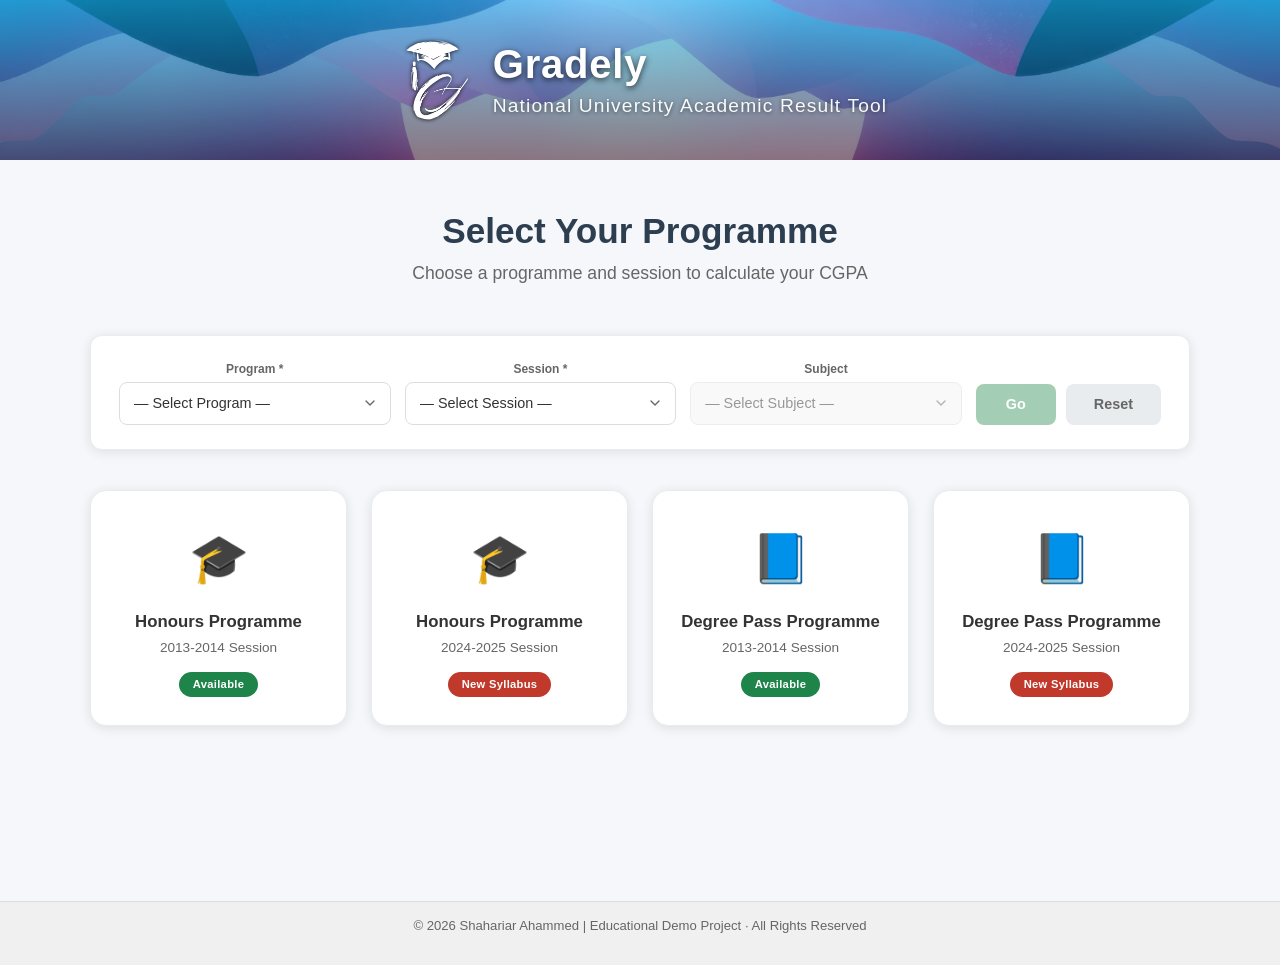
<file: index.html>
<!DOCTYPE html>
<html lang="en">
<head>
  <meta charset="UTF-8" />
  <meta name="viewport" content="width=device-width, initial-scale=1.0" />
  <title>Gradely – Academic Result Tool</title>
  <link href="https://cdn.jsdelivr.net/npm/bootstrap@5.3.0/dist/css/bootstrap.min.css" rel="stylesheet">
  <link rel="stylesheet" href="css/base.css" />
  <link rel="stylesheet" href="css/homepage.css" />
  <link rel="stylesheet" href="css/buttons.css" />
  <link rel="stylesheet" href="css/responsive.css" />
</head>
<body>
  <!-- ======================================== -->
  <!-- STICKY HEADER with Facebook-style hide    -->
  <!-- ======================================== -->
  <header class="sticky-header" role="banner">
    <!-- Top: Logo + Title (centered) -->
    <div class="site-header">
      <div class="header-inner">
        <img src="resource/logo.png" alt="Gradely Logo" class="header-logo" />
        <div class="header-text">
          <h1>Gradely</h1>
          <p>National University Academic Result Tool</p>
        </div>
      </div>
    </div>
    <!-- Bottom: Navigation row (hidden on homepage) -->
    <nav class="header-nav" aria-label="Navigation" style="display: none;">
      <div class="header-nav-inner">
        <a href="index.html" class="btn-nav btn-nav-home">🏠 Home</a>
      </div>
    </nav>
  </header>

  <main class="main-homepage">
    <div class="homepage-container">
      <h2 class="homepage-title">Select Your Programme</h2>
      <p class="homepage-subtitle">Choose a programme and session to calculate your CGPA</p>

      <!-- QUICK NAVIGATION -->
      <div class="quick-nav">
        <div class="quick-nav-row">
          <div class="quick-nav-group">
            <label for="nav-program">Program *</label>
            <select id="nav-program">
              <option value="">— Select Program —</option>
              <option value="honours">Honours Programme</option>
              <option value="degree">Degree Pass Programme</option>
            </select>
          </div>

          <div class="quick-nav-group">
            <label for="nav-session">Session *</label>
            <select id="nav-session">
              <option value="">— Select Session —</option>
            </select>
          </div>

          <div class="quick-nav-group">
            <label for="nav-subject">Subject</label>
            <select id="nav-subject">
              <option value="">— Select Subject —</option>
            </select>
          </div>

          <div class="quick-nav-actions">
            <button class="btn-nav btn-go" id="navGoBtn" disabled>Go</button>
            <button class="btn-nav btn-reset" id="navResetBtn">Reset</button>
          </div>
        </div>
      </div>

      <div class="programme-grid">
        <!-- Honours 2013-2014 -->
        <a href="honours-2013-2014.html" class="programme-card">
          <div class="programme-icon">🎓</div>
          <div class="programme-name">Honours Programme</div>
          <div class="programme-session">2013-2014 Session</div>
          <div class="programme-badge">Available</div>
        </a>

        <!-- Honours 2024-2025 -->
        <a href="honours-2024-2025.html" class="programme-card">
          <div class="programme-icon">🎓</div>
          <div class="programme-name">Honours Programme</div>
          <div class="programme-session">2024-2025 Session</div>
          <div class="programme-badge new-syllabus">New Syllabus</div>
        </a>

        <!-- Degree 2013-2014 -->
        <a href="degree-2013-2014.html" class="programme-card">
          <div class="programme-icon">📘</div>
          <div class="programme-name">Degree Pass Programme</div>
          <div class="programme-session">2013-2014 Session</div>
          <div class="programme-badge">Available</div>
        </a>

        <!-- Degree 2024-2025 -->
        <a href="degree-2024-2025.html" class="programme-card">
          <div class="programme-icon">📘</div>
          <div class="programme-name">Degree Pass Programme</div>
          <div class="programme-session">2024-2025 Session</div>
          <div class="programme-badge new-syllabus">New Syllabus</div>
        </a>
      </div>
    </div>
  </main>

  <footer class="site-footer" role="contentinfo">
    <p>&copy; 2026 Shahariar Ahammed | Educational Demo Project · All Rights Reserved</p>
  </footer>

  <script src="https://cdn.jsdelivr.net/npm/bootstrap@5.3.0/dist/js/bootstrap.bundle.min.js"></script>
  <script src="js/app.js"></script>
</body>
</html>
</file>
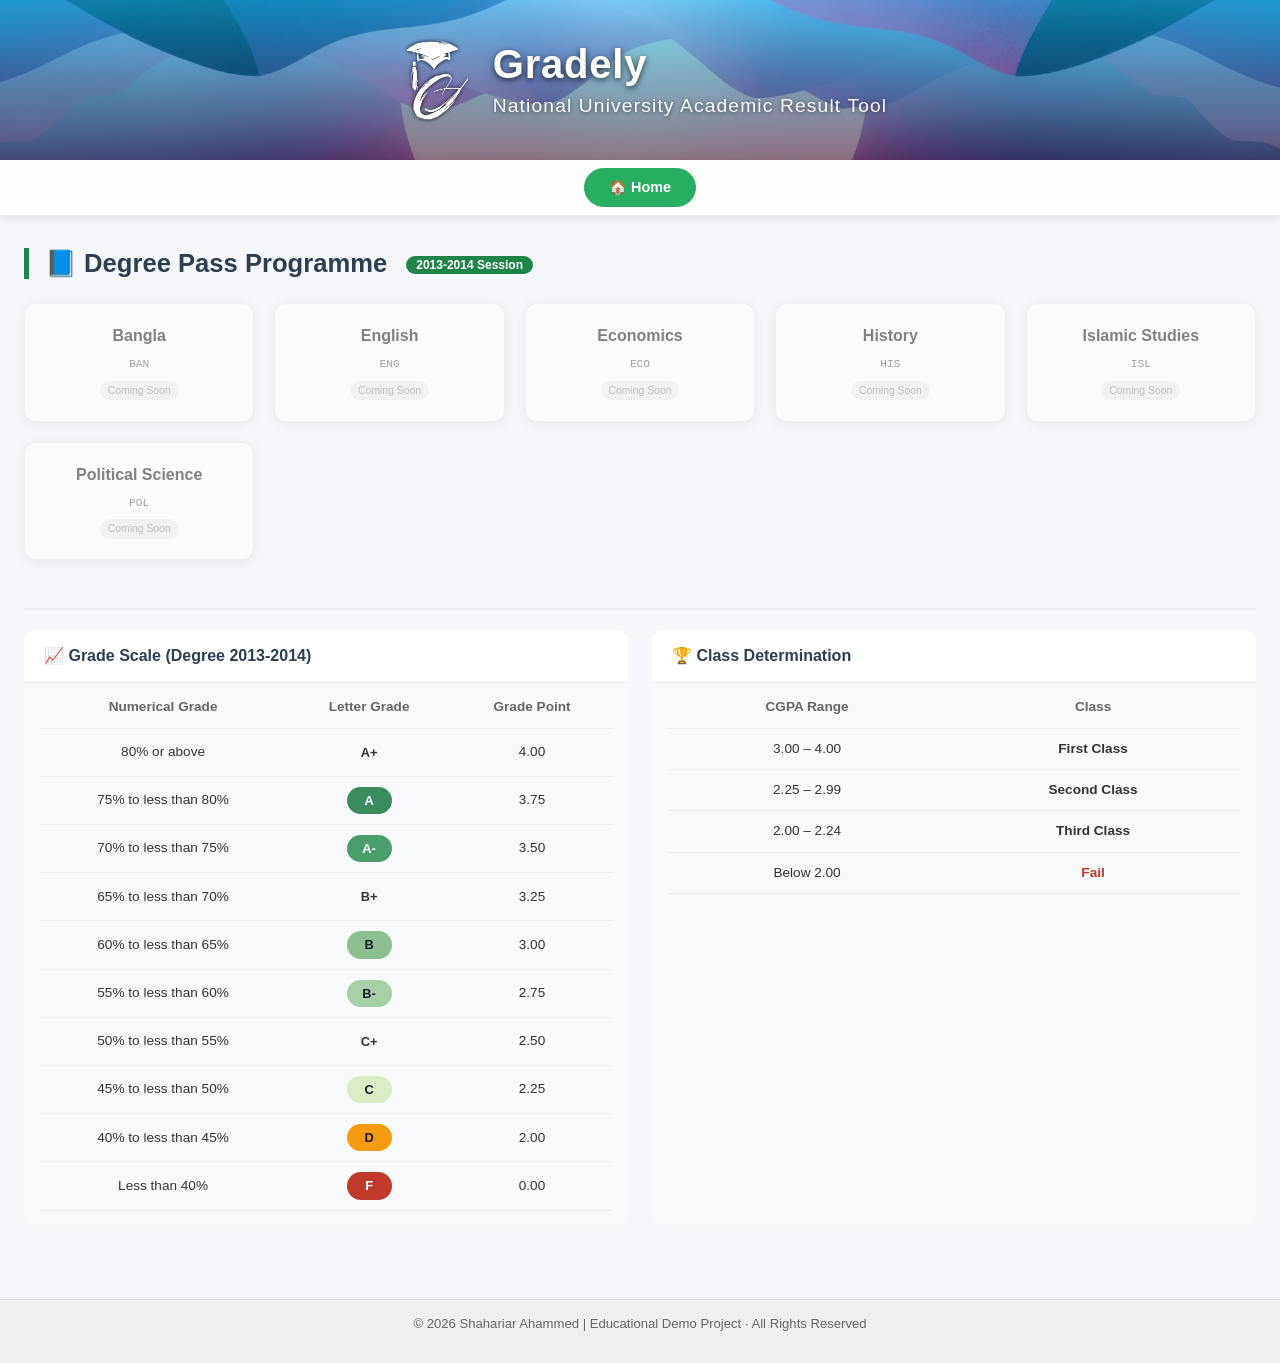
<file: degree-2013-2014.html>
<!DOCTYPE html>
<html lang="en">
<head>
  <meta charset="UTF-8" />
  <meta name="viewport" content="width=device-width, initial-scale=1.0" />
  <title>Degree 2013-2014 - Gradely</title>
  <link href="https://cdn.jsdelivr.net/npm/bootstrap@5.3.0/dist/css/bootstrap.min.css" rel="stylesheet">
  <link rel="stylesheet" href="css/base.css" />
  <link rel="stylesheet" href="css/dashboard.css" />
  <link rel="stylesheet" href="css/buttons.css" />
  <link rel="stylesheet" href="css/grading-badges.css" />
  <link rel="stylesheet" href="css/responsive.css" />
</head>
<body>
  <!-- ======================================== -->
  <!-- STICKY HEADER with Facebook-style hide    -->
  <!-- ======================================== -->
  <header class="sticky-header" role="banner">
    <!-- Top: Logo + Title (centered) -->
    <div class="site-header">
      <div class="header-inner">
        <img src="resource/logo.png" alt="Gradely Logo" class="header-logo" />
        <div class="header-text">
          <h1>Gradely</h1>
          <p>National University Academic Result Tool</p>
        </div>
      </div>
    </div>
    <!-- Bottom: Navigation row (white bg, shadow) -->
    <nav class="header-nav" aria-label="Navigation">
      <div class="header-nav-inner">
        <a href="index.html" class="btn-nav btn-nav-home">🏠 Home</a>
      </div>
    </nav>
  </header>

  <main class="main-dashboard">
    <!-- DEGREE 2013-2014 -->
    <div class="session-section">
      <h2 class="session-title">
        📘 Degree Pass Programme 
        <span class="program-badge">2013-2014 Session</span>
      </h2>
      <div class="department-grid" id="session-grid"></div>
    </div>

    <!-- GRADING REFERENCE SECTION -->
    <div class="grading-wrapper">
      <div class="grading-section">
        <div class="grading-grid">
          <div class="grading-card">
            <div class="grading-card-header">📈 Grade Scale (Degree 2013-2014)</div>
            <div class="grading-table-wrapper">
              <table class="grading-table" id="grade-scale-table">
                <thead><tr><th>Numerical Grade</th><th>Letter Grade</th><th>Grade Point</th></tr></thead>
                <tbody></tbody>
              </table>
            </div>
          </div>

          <div class="grading-card">
            <div class="grading-card-header">🏆 Class Determination</div>
            <div class="grading-table-wrapper">
              <table class="grading-table">
                <thead><tr><th>CGPA Range</th><th>Class</th></tr></thead>
                <tbody>
                  <tr><td>3.00 – 4.00</td><td><strong>First Class</strong></td></tr>
                  <tr><td>2.25 – 2.99</td><td><strong>Second Class</strong></td></tr>
                  <tr><td>2.00 – 2.24</td><td><strong>Third Class</strong></td></tr>
                  <tr><td>Below 2.00</td><td><strong class="fail-text">Fail</strong></td></tr>
                </tbody>
              </table>
            </div>
          </div>
        </div>
      </div>
    </div>
  </main>

  <footer class="site-footer" role="contentinfo">
    <p>&copy; 2026 Shahariar Ahammed | Educational Demo Project · All Rights Reserved</p>
  </footer>

  <script src="https://cdn.jsdelivr.net/npm/bootstrap@5.3.0/dist/js/bootstrap.bundle.min.js"></script>
  
  <!-- Grading Configs -->
  <script src="configs/grading/degree-2013-2014.js"></script>
  
  <!-- Core Modules -->
  <script src="js/core/constants.js"></script>
  <script src="js/ui/session-page.js"></script>
  <script src="js/app.js"></script>
</body>
</html>
</file>
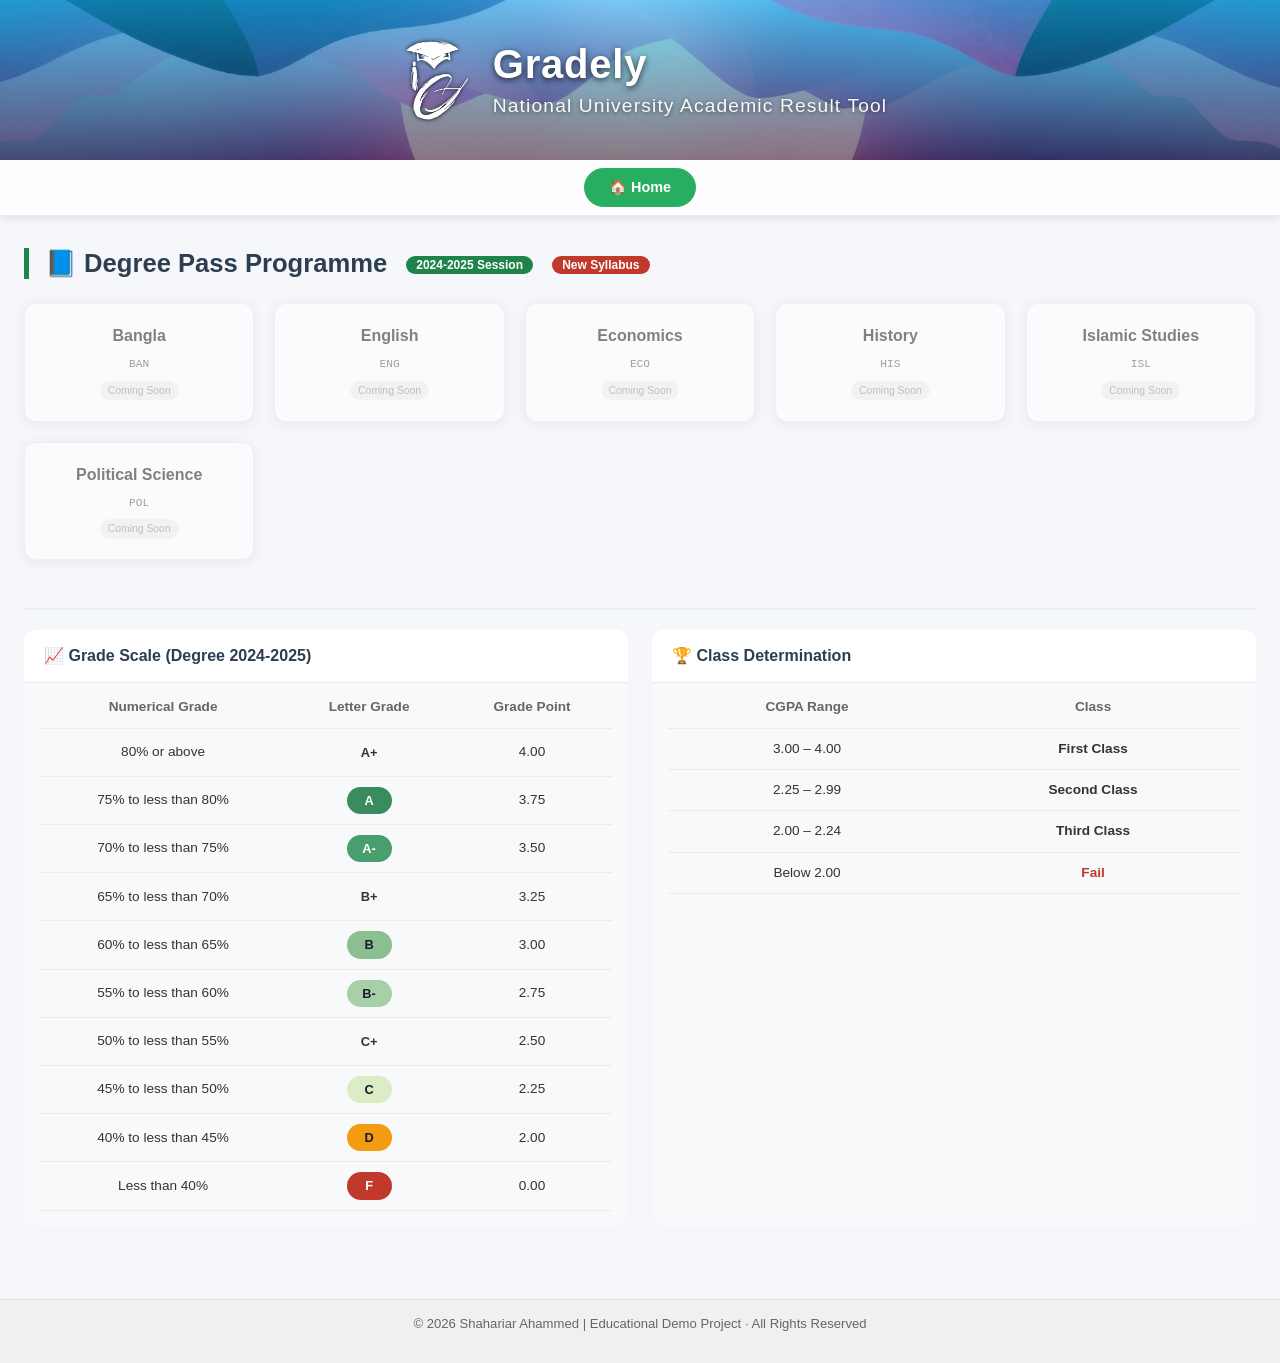
<file: degree-2024-2025.html>
<!DOCTYPE html>
<html lang="en">
<head>
  <meta charset="UTF-8" />
  <meta name="viewport" content="width=device-width, initial-scale=1.0" />
  <title>Degree 2024-2025 - Gradely</title>
  <link href="https://cdn.jsdelivr.net/npm/bootstrap@5.3.0/dist/css/bootstrap.min.css" rel="stylesheet">
  <link rel="stylesheet" href="css/base.css" />
  <link rel="stylesheet" href="css/dashboard.css" />
  <link rel="stylesheet" href="css/buttons.css" />
  <link rel="stylesheet" href="css/grading-badges.css" />
  <link rel="stylesheet" href="css/responsive.css" />
</head>
<body>
  <!-- ======================================== -->
  <!-- STICKY HEADER with Facebook-style hide    -->
  <!-- ======================================== -->
  <header class="sticky-header" role="banner">
    <!-- Top: Logo + Title (centered) -->
    <div class="site-header">
      <div class="header-inner">
        <img src="resource/logo.png" alt="Gradely Logo" class="header-logo" />
        <div class="header-text">
          <h1>Gradely</h1>
          <p>National University Academic Result Tool</p>
        </div>
      </div>
    </div>
    <!-- Bottom: Navigation row (white bg, shadow) -->
    <nav class="header-nav" aria-label="Navigation">
      <div class="header-nav-inner">
        <a href="index.html" class="btn-nav btn-nav-home">🏠 Home</a>
      </div>
    </nav>
  </header>

  <main class="main-dashboard">
    <!-- DEGREE 2024-2025 -->
    <div class="session-section">
      <h2 class="session-title">
        📘 Degree Pass Programme 
        <span class="program-badge">2024-2025 Session</span>
        <span class="program-badge new-syllabus">New Syllabus</span>
      </h2>
      <div class="department-grid" id="session-grid"></div>
    </div>

    <!-- GRADING REFERENCE SECTION -->
    <div class="grading-wrapper">
      <div class="grading-section">
        <div class="grading-grid">
          <div class="grading-card">
            <div class="grading-card-header">📈 Grade Scale (Degree 2024-2025)</div>
            <div class="grading-table-wrapper">
              <table class="grading-table" id="grade-scale-table">
                <thead><tr><th>Numerical Grade</th><th>Letter Grade</th><th>Grade Point</th></tr></thead>
                <tbody></tbody>
              </table>
            </div>
          </div>

          <div class="grading-card">
            <div class="grading-card-header">🏆 Class Determination</div>
            <div class="grading-table-wrapper">
              <table class="grading-table">
                <thead><tr><th>CGPA Range</th><th>Class</th></tr></thead>
                <tbody>
                  <tr><td>3.00 – 4.00</td><td><strong>First Class</strong></td></tr>
                  <tr><td>2.25 – 2.99</td><td><strong>Second Class</strong></td></tr>
                  <tr><td>2.00 – 2.24</td><td><strong>Third Class</strong></td></tr>
                  <tr><td>Below 2.00</td><td><strong class="fail-text">Fail</strong></td></tr>
                </tbody>
              </table>
            </div>
          </div>
        </div>
      </div>
    </div>
  </main>

  <footer class="site-footer" role="contentinfo">
    <p>&copy; 2026 Shahariar Ahammed | Educational Demo Project · All Rights Reserved</p>
  </footer>

  <script src="https://cdn.jsdelivr.net/npm/bootstrap@5.3.0/dist/js/bootstrap.bundle.min.js"></script>
  
  <!-- Grading Configs -->
  <script src="configs/grading/degree-2024-2025.js"></script>
  
  <!-- Core Modules -->
  <script src="js/core/constants.js"></script>
  <script src="js/ui/session-page.js"></script>
  <script src="js/app.js"></script>
</body>
</html>
</file>
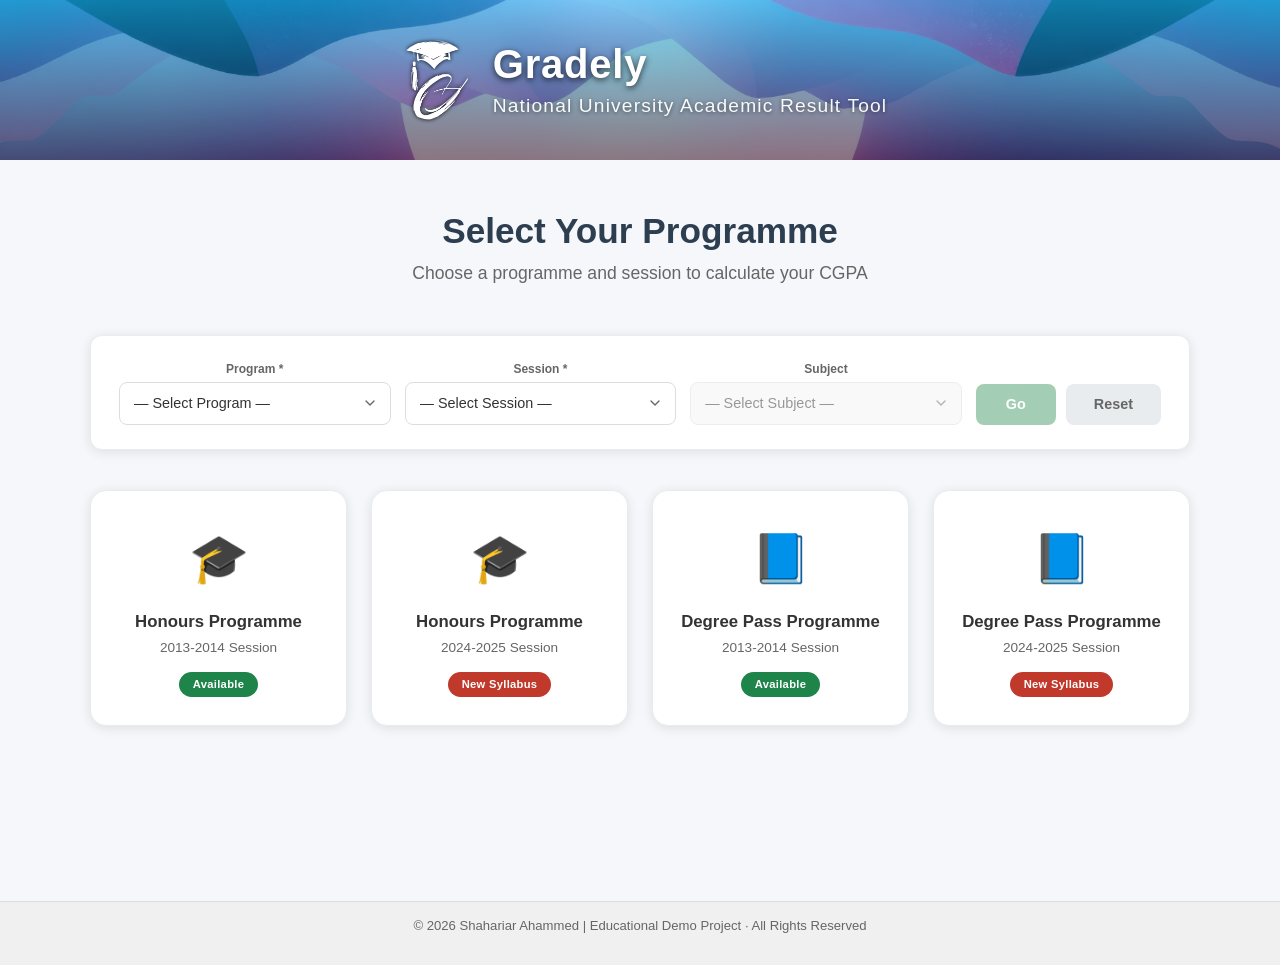
<file: department.html>
<!DOCTYPE html>
<html lang="en">
<head>
  <meta charset="UTF-8" />
  <meta name="viewport" content="width=device-width, initial-scale=1.0" />
  <title>Department - Gradely</title>
  <link href="https://cdn.jsdelivr.net/npm/bootstrap@5.3.0/dist/css/bootstrap.min.css" rel="stylesheet">
  <link rel="stylesheet" href="css/base.css" />
  <link rel="stylesheet" href="css/department-common.css" />
  <link rel="stylesheet" href="css/student-info.css" />
  <link rel="stylesheet" href="css/grading-badges.css" />
  <link rel="stylesheet" href="css/buttons.css" />
  <link rel="stylesheet" href="css/responsive.css" />
</head>
<body class="department-page">

  <header class="sticky-header" role="banner">
    <div class="site-header">
      <div class="header-inner">
        <img src="resource/logo.png" alt="Gradely Logo" class="header-logo" />
        <div class="header-text">
          <h1>Gradely</h1>
          <p>National University Academic Result Tool</p>
        </div>
      </div>
    </div>
    <nav class="header-nav" aria-label="Navigation">
      <div class="header-nav-inner">
        <a href="index.html" class="btn-nav btn-nav-home">🏠 Home</a>
        <a href="#" class="btn-nav btn-nav-back" id="navBackBtn">← Back to Programme</a>
      </div>
    </nav>
  </header>

  <main class="main-content">
    <div class="subject-container">

      <div class="cgpa-summary">
        <div>
          <div class="cgpa-label">Overall CGPA</div>
          <div class="cgpa-big" id="overall-cgpa">0.00</div>
          <div class="cgpa-grade-text" id="overall-class">—</div>
        </div>
        <div class="cgpa-stats">
          <div class="stat-item" id="year1-stat">
            <div class="stat-value year-gpa">—</div>
            <div class="stat-label">Year 1 GPA</div>
          </div>
          <div class="stat-item" id="year2-stat">
            <div class="stat-value year-gpa">—</div>
            <div class="stat-label">Year 2 GPA</div>
          </div>
          <div class="stat-item" id="year3-stat">
            <div class="stat-value year-gpa">—</div>
            <div class="stat-label">Year 3 GPA</div>
          </div>
          <div class="stat-item" id="year4-stat">
            <div class="stat-value year-gpa">—</div>
            <div class="stat-label">Year 4 GPA</div>
          </div>
          <div class="stat-item">
            <div class="stat-value" id="overall-credit">0</div>
            <div class="stat-label">Total Credits</div>
          </div>
        </div>
        <div>
          <button class="btn-gold" id="downloadTranscriptBtn">📥 Download Full Transcript</button>
        </div>
      </div>

      <div class="section-divider"><span>Loading department...</span></div>

      <div class="year-tabs"></div>
      <div class="year-panels-container"></div>

      <div class="back-button-container">
        <a href="#" class="btn-search" id="navBackBtnBottom">← Back to Programme</a>
      </div>

    </div>
  </main>

  <footer class="site-footer">
    <p>&copy; 2026 Shahariar Ahammed | Educational Demo Project · All Rights Reserved</p>
  </footer>

  <!-- DOWNLOAD POPUP MODAL -->
  <div class="modal fade" id="downloadModal" tabindex="-1" aria-labelledby="downloadModalLabel" aria-hidden="true">
    <div class="modal-dialog modal-lg modal-dialog-centered">
      <div class="modal-content">
        <div class="modal-header">
          <h5 class="modal-title" id="downloadModalLabel">
            Download Result
            <small>Review your information, then download as PDF</small>
          </h5>
          <button type="button" class="btn-close" data-bs-dismiss="modal" aria-label="Close"></button>
        </div>
        <div class="modal-body">

          <div class="student-info-card">
            <div class="student-info-title"><span>📋</span> Student Information</div>
            <div class="student-info-grid">
              <div class="info-field">
                <label class="info-label">Student Name</label>
                <input type="text" class="info-input" id="student-name" placeholder="Enter full name" />
              </div>
              <div class="info-field">
                <label class="info-label">Father's Name</label>
                <input type="text" class="info-input" id="student-father" placeholder="Enter father's name" />
              </div>
              <div class="info-field">
                <label class="info-label">Mother's Name</label>
                <input type="text" class="info-input" id="student-mother" placeholder="Enter mother's name" />
              </div>
              <div class="info-field">
                <label class="info-label">Examination Roll</label>
                <input type="number" class="info-input" id="student-exam-roll" placeholder="e.g., 1234567" />
              </div>
              <div class="info-field">
                <label class="info-label">Registration No</label>
                <input type="number" class="info-input" id="student-reg" placeholder="e.g., 1234567890" maxlength="11" />
              </div>
              <div class="info-field">
                <label class="info-label">Examination Year</label>
                <input type="number" class="info-input" id="student-exam-year" placeholder="e.g., 2024" />
              </div>
              <div class="info-field">
                <label class="info-label">Session</label>
                <input type="number" class="info-input" id="student-session" placeholder="e.g., 2021-22" />
              </div>
              <div class="info-field">
                <label class="info-label">Student Type</label>
                <select class="info-input info-select" id="student-type">
                  <option value="">-- Select --</option>
                  <option value="Regular">Regular</option>
                  <option value="Irregular">Irregular</option>
                  <option value="Improvement">Improvement</option>
                </select>
              </div>
              <div class="info-field">
                <label class="info-label">College Name</label>
                <input type="text" class="info-input" id="student-college" placeholder="e.g., Government College, Dhaka" />
              </div>
              <div class="info-field">
                <label class="info-label">Subject</label>
                <input type="text" class="info-input" id="student-subject" disabled />
              </div>
              <div class="info-field">
                <label class="info-label">Subject Result</label>
                <input type="text" class="info-input" id="student-subject-result" value="In Progress" disabled />
              </div>
              <div class="info-field">
                <label class="info-label">CGPA</label>
                <input type="text" class="info-input" id="student-final-gpa" value="0.00" disabled />
              </div>
            </div>
          </div>

          <div class="download-actions">
            <button type="button" class="btn-download-pdf" id="downloadPdfBtn">🖨️ Download PDF</button>
          </div>

        </div>
      </div>
    </div>
  </div>

  <script src="https://cdn.jsdelivr.net/npm/bootstrap@5.3.0/dist/js/bootstrap.bundle.min.js"></script>

  <script src="configs/grading/honours-2013-2014.js"></script>
  <script src="configs/grading/honours-2024-2025.js"></script>
  <script src="configs/grading/degree-2013-2014.js"></script>
  <script src="configs/grading/degree-2024-2025.js"></script>
  
  <script src="js/core/constants.js"></script>
  <script src="js/core/grading-system.js"></script>
  <script src="js/core/calculator.js"></script>
  <script src="js/core/subject-groups.js"></script>
  
  <script src="js/ui/grade-dropdown.js"></script>
  <script src="js/ui/year-tabs.js"></script>
  <script src="js/ui/student-info.js"></script>
  
  <script src="js/export/download-helper.js"></script>
  <script src="js/export/year-result.js"></script>
  <script src="js/export/transcript.js"></script>
  
  <script src="js/result/subject-result.js"></script>
  
  <script src="js/init.js"></script>
  <script src="js/app.js"></script>
  
  <script>
    (function() {
      var urlParams = new URLSearchParams(window.location.search);
      var type = urlParams.get('type');
      var session = urlParams.get('session');
      
      var sessionPage = '';
      if (type === 'honours' && session === '2013-2014') sessionPage = 'honours-2013-2014.html';
      else if (type === 'honours' && session === '2024-2025') sessionPage = 'honours-2024-2025.html';
      else if (type === 'degree' && session === '2013-2014') sessionPage = 'degree-2013-2014.html';
      else if (type === 'degree' && session === '2024-2025') sessionPage = 'degree-2024-2025.html';
      else sessionPage = 'index.html';
      
      var topBackBtn = document.getElementById('navBackBtn');
      var bottomBackBtn = document.getElementById('navBackBtnBottom');
      if (topBackBtn) topBackBtn.href = sessionPage;
      if (bottomBackBtn) bottomBackBtn.href = sessionPage;
    })();
  </script>
</body>
</html>
</file>
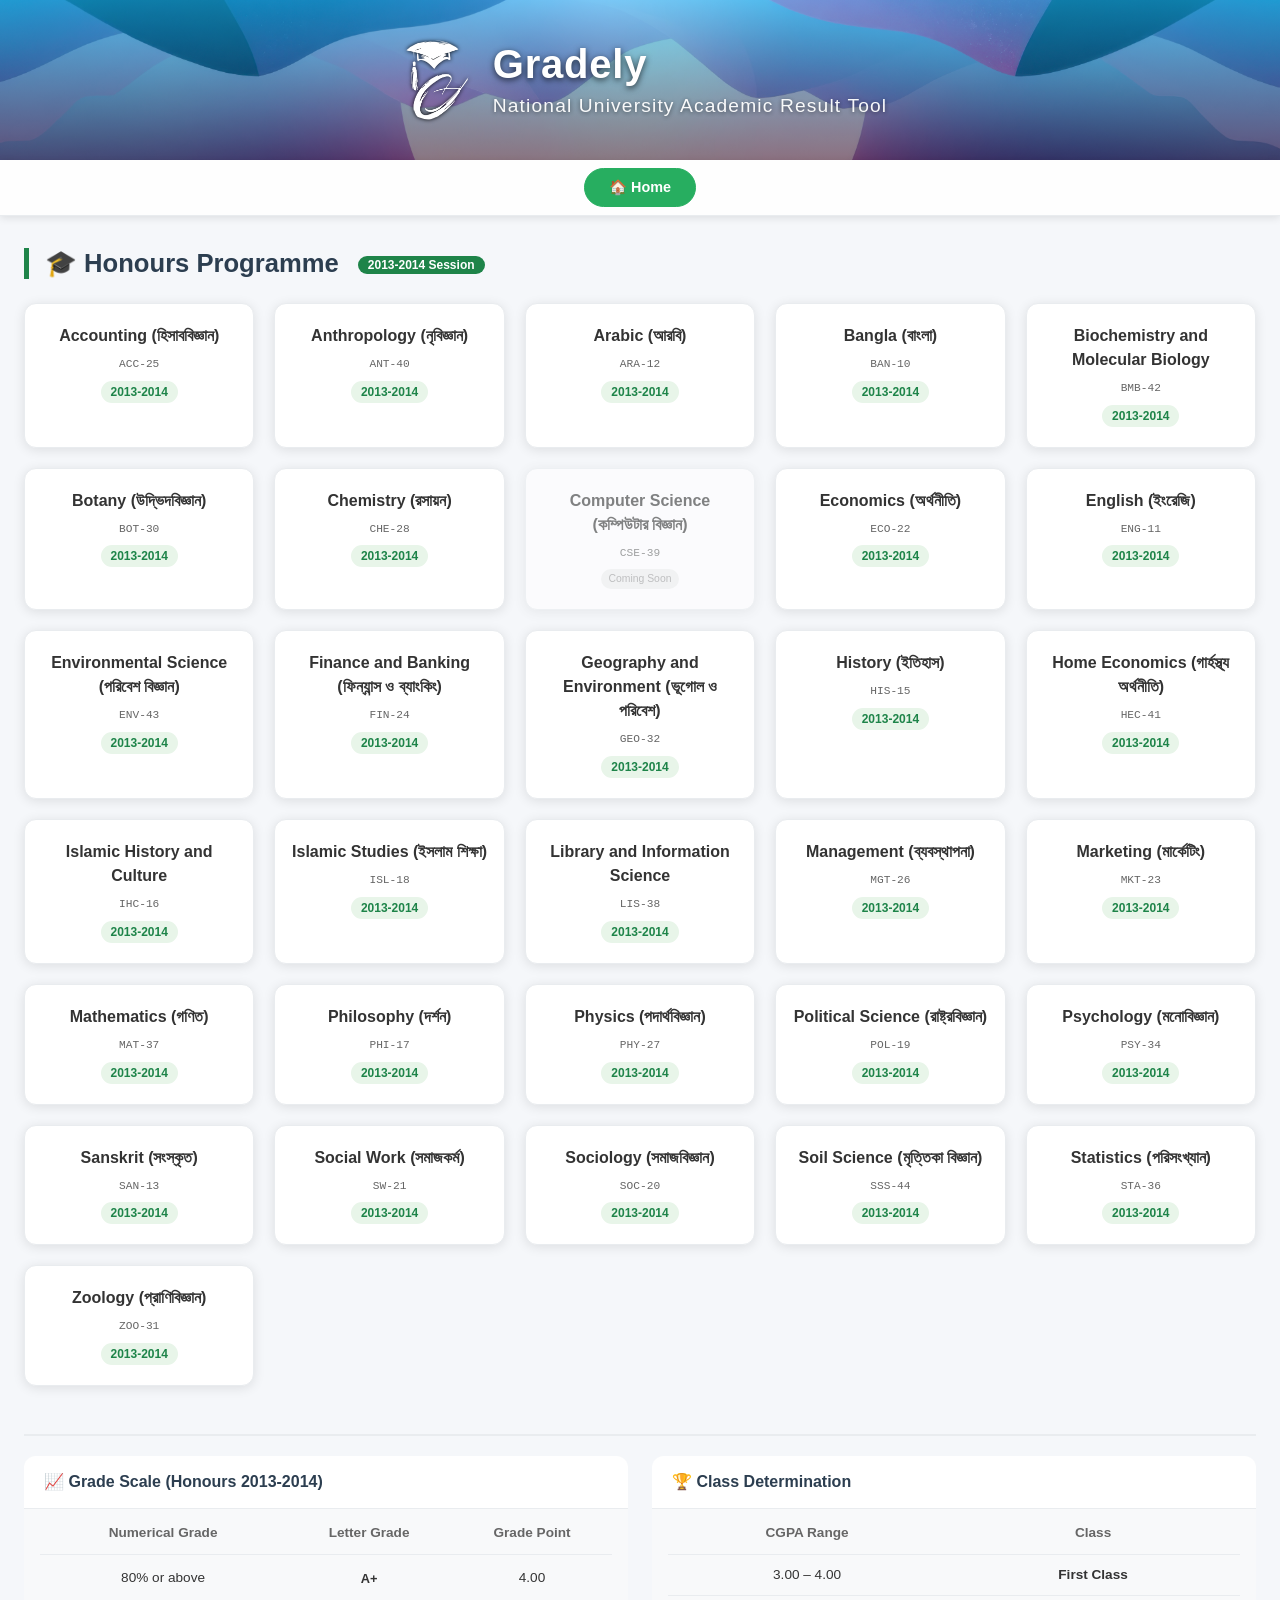
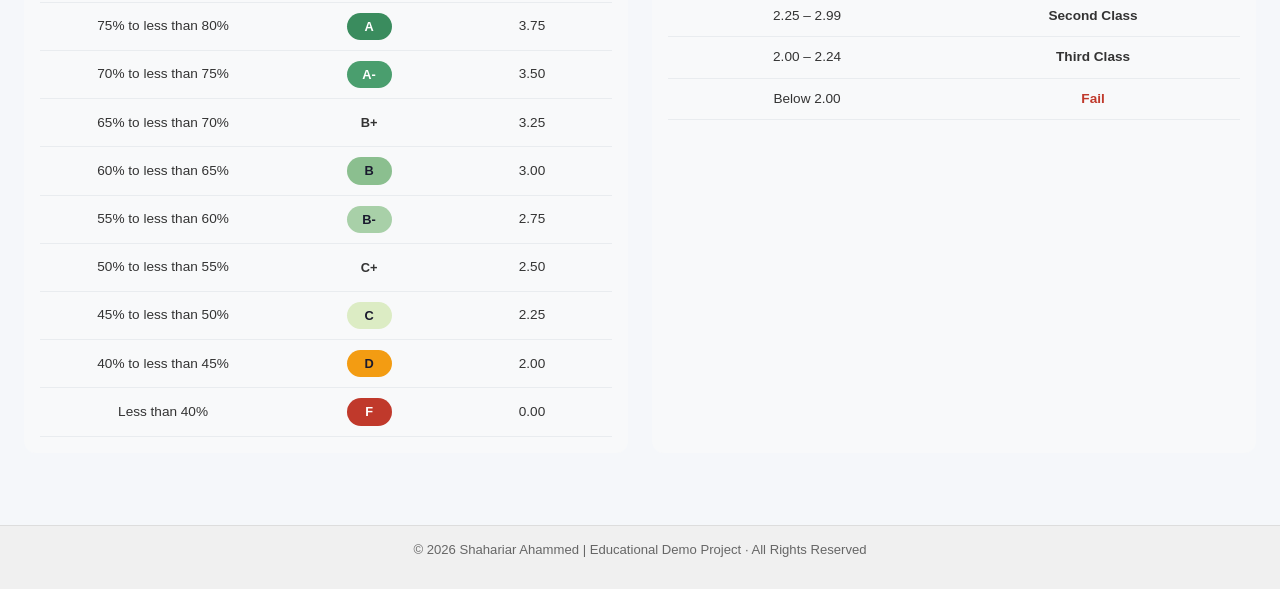
<file: honours-2013-2014.html>
<!DOCTYPE html>
<html lang="en">
<head>
  <meta charset="UTF-8" />
  <meta name="viewport" content="width=device-width, initial-scale=1.0" />
  <title>Honours 2013-2014 - Gradely</title>
  <link href="https://cdn.jsdelivr.net/npm/bootstrap@5.3.0/dist/css/bootstrap.min.css" rel="stylesheet">
  <link rel="stylesheet" href="css/base.css" />
  <link rel="stylesheet" href="css/dashboard.css" />
  <link rel="stylesheet" href="css/buttons.css" />
  <link rel="stylesheet" href="css/grading-badges.css" />
  <link rel="stylesheet" href="css/responsive.css" />
</head>
<body>
  <!-- ======================================== -->
  <!-- STICKY HEADER with Facebook-style hide    -->
  <!-- ======================================== -->
  <header class="sticky-header" role="banner">
    <!-- Top: Logo + Title (centered) -->
    <div class="site-header">
      <div class="header-inner">
        <img src="resource/logo.png" alt="Gradely Logo" class="header-logo" />
        <div class="header-text">
          <h1>Gradely</h1>
          <p>National University Academic Result Tool</p>
        </div>
      </div>
    </div>
    <!-- Bottom: Navigation row (white bg, shadow) -->
    <nav class="header-nav" aria-label="Navigation">
      <div class="header-nav-inner">
        <a href="index.html" class="btn-nav btn-nav-home">🏠 Home</a>
      </div>
    </nav>
  </header>

  <main class="main-dashboard">
    <!-- HONOURS 2013-2014 -->
    <div class="session-section">
      <h2 class="session-title">
        🎓 Honours Programme 
        <span class="program-badge">2013-2014 Session</span>
      </h2>
      <div class="department-grid" id="session-grid"></div>
    </div>

    <!-- GRADING REFERENCE SECTION -->
    <div class="grading-wrapper">
      <div class="grading-section">
        <div class="grading-grid">
          <div class="grading-card">
            <div class="grading-card-header">📈 Grade Scale (Honours 2013-2014)</div>
            <div class="grading-table-wrapper">
              <table class="grading-table" id="grade-scale-table">
                <thead><tr><th>Numerical Grade</th><th>Letter Grade</th><th>Grade Point</th></tr></thead>
                <tbody></tbody>
              </table>
            </div>
          </div>

          <div class="grading-card">
            <div class="grading-card-header">🏆 Class Determination</div>
            <div class="grading-table-wrapper">
              <table class="grading-table">
                <thead><tr><th>CGPA Range</th><th>Class</th></tr></thead>
                <tbody>
                  <tr><td>3.00 – 4.00</td><td><strong>First Class</strong></td></tr>
                  <tr><td>2.25 – 2.99</td><td><strong>Second Class</strong></td></tr>
                  <tr><td>2.00 – 2.24</td><td><strong>Third Class</strong></td></tr>
                  <tr><td>Below 2.00</td><td><strong class="fail-text">Fail</strong></td></tr>
                </tbody>
              </table>
            </div>
          </div>
        </div>
      </div>
    </div>
  </main>

  <footer class="site-footer" role="contentinfo">
    <p>&copy; 2026 Shahariar Ahammed | Educational Demo Project · All Rights Reserved</p>
  </footer>

  <script src="https://cdn.jsdelivr.net/npm/bootstrap@5.3.0/dist/js/bootstrap.bundle.min.js"></script>
  
  <!-- Grading Configs -->
  <script src="configs/grading/honours-2013-2014.js"></script>
  
  <!-- Core Modules -->
  <script src="js/core/constants.js"></script>
  <script src="js/ui/session-page.js"></script>
  <script src="js/app.js"></script>
</body>
</html>
</file>
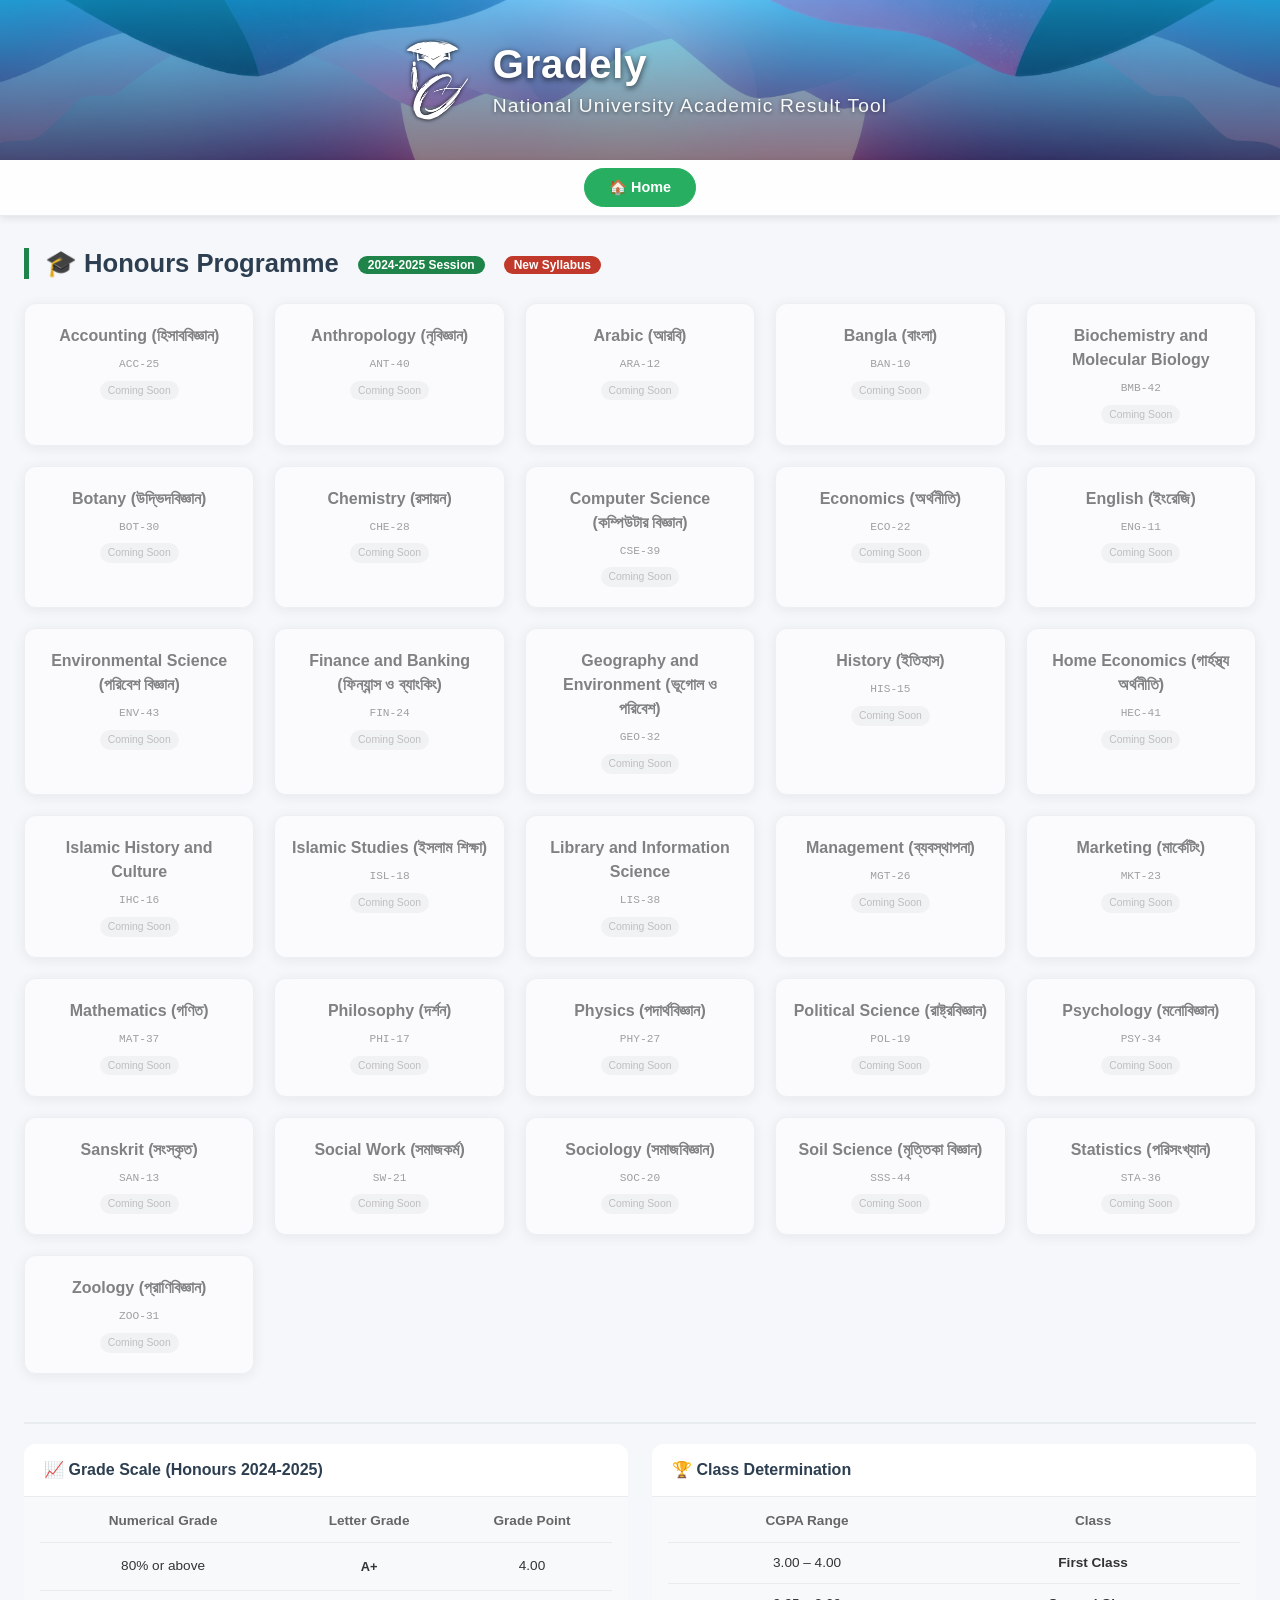
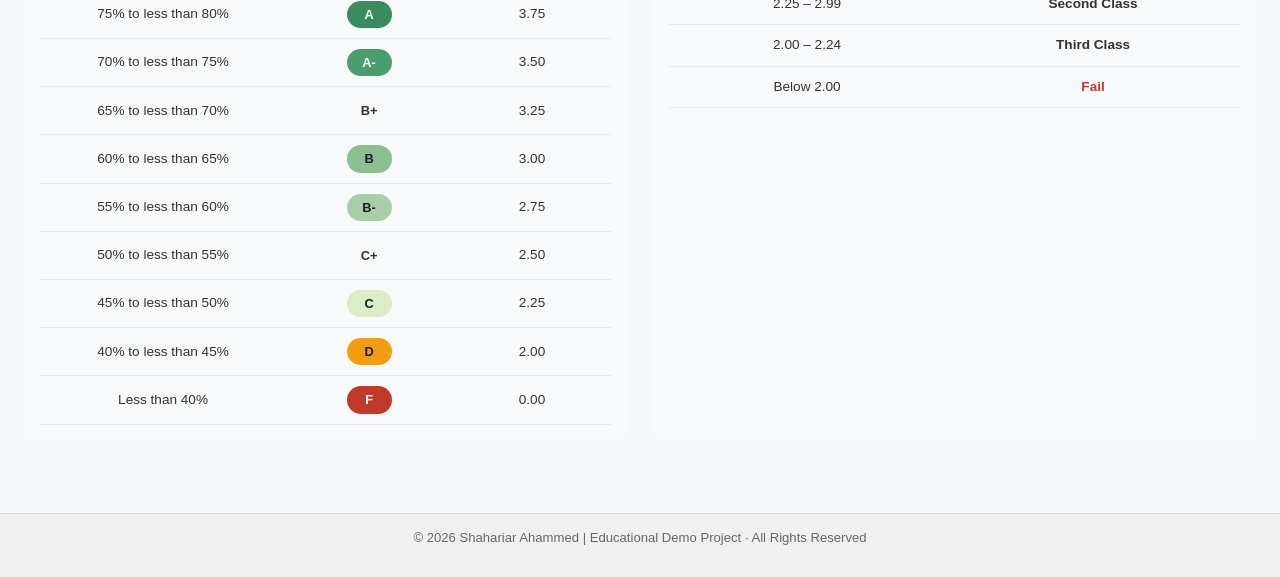
<file: honours-2024-2025.html>
<!DOCTYPE html>
<html lang="en">
<head>
  <meta charset="UTF-8" />
  <meta name="viewport" content="width=device-width, initial-scale=1.0" />
  <title>Honours 2024-2025 - Gradely</title>
  <link href="https://cdn.jsdelivr.net/npm/bootstrap@5.3.0/dist/css/bootstrap.min.css" rel="stylesheet">
  <link rel="stylesheet" href="css/base.css" />
  <link rel="stylesheet" href="css/dashboard.css" />
  <link rel="stylesheet" href="css/buttons.css" />
  <link rel="stylesheet" href="css/grading-badges.css" />
  <link rel="stylesheet" href="css/responsive.css" />
</head>
<body>
  <!-- ======================================== -->
  <!-- STICKY HEADER with Facebook-style hide    -->
  <!-- ======================================== -->
  <header class="sticky-header" role="banner">
    <!-- Top: Logo + Title (centered) -->
    <div class="site-header">
      <div class="header-inner">
        <img src="resource/logo.png" alt="Gradely Logo" class="header-logo" />
        <div class="header-text">
          <h1>Gradely</h1>
          <p>National University Academic Result Tool</p>
        </div>
      </div>
    </div>
    <!-- Bottom: Navigation row (white bg, shadow) -->
    <nav class="header-nav" aria-label="Navigation">
      <div class="header-nav-inner">
        <a href="index.html" class="btn-nav btn-nav-home">🏠 Home</a>
      </div>
    </nav>
  </header>

  <main class="main-dashboard">
    <!-- HONOURS 2024-2025 -->
    <div class="session-section">
      <h2 class="session-title">
        🎓 Honours Programme 
        <span class="program-badge">2024-2025 Session</span>
        <span class="program-badge new-syllabus">New Syllabus</span>
      </h2>
      <div class="department-grid" id="session-grid"></div>
    </div>

    <!-- GRADING REFERENCE SECTION -->
    <div class="grading-wrapper">
      <div class="grading-section">
        <div class="grading-grid">
          <div class="grading-card">
            <div class="grading-card-header">📈 Grade Scale (Honours 2024-2025)</div>
            <div class="grading-table-wrapper">
              <table class="grading-table" id="grade-scale-table">
                <thead><tr><th>Numerical Grade</th><th>Letter Grade</th><th>Grade Point</th></tr></thead>
                <tbody></tbody>
              </table>
            </div>
          </div>

          <div class="grading-card">
            <div class="grading-card-header">🏆 Class Determination</div>
            <div class="grading-table-wrapper">
              <table class="grading-table">
                <thead><tr><th>CGPA Range</th><th>Class</th></tr></thead>
                <tbody>
                  <tr><td>3.00 – 4.00</td><td><strong>First Class</strong></td></tr>
                  <tr><td>2.25 – 2.99</td><td><strong>Second Class</strong></td></tr>
                  <tr><td>2.00 – 2.24</td><td><strong>Third Class</strong></td></tr>
                  <tr><td>Below 2.00</td><td><strong class="fail-text">Fail</strong></td></tr>
                </tbody>
              </table>
            </div>
          </div>
        </div>
      </div>
    </div>
  </main>

  <footer class="site-footer" role="contentinfo">
    <p>&copy; 2026 Shahariar Ahammed | Educational Demo Project · All Rights Reserved</p>
  </footer>

  <script src="https://cdn.jsdelivr.net/npm/bootstrap@5.3.0/dist/js/bootstrap.bundle.min.js"></script>
  
  <!-- Grading Configs -->
  <script src="configs/grading/honours-2024-2025.js"></script>
  
  <!-- Core Modules -->
  <script src="js/core/constants.js"></script>
  <script src="js/ui/session-page.js"></script>
  <script src="js/app.js"></script>
</body>
</html>
</file>
<file: css/base.css>
/* =====================
   BASE STYLES
   ===================== */

*,
*::before,
*::after {
  box-sizing: border-box;
}

:root {
  /* Colors */
  --blue-nav: #2980b9;
  --blue-dark: #1a6fa0;
  --green-btn: #1e8449;
  --green-dark: #176339;
  --bg-page: #F5F7FA;
  --bg-card: #ffffff;
  --bg-select: #e0e0e0;
  --text-main: #333;
  --text-muted: #666;
  --border-select: #ccc;
  --shadow: 0 2px 12px rgba(0, 0, 0, 0.10);
  --radius: 6px;
  --font: 'Segoe UI', Arial, sans-serif;
  --dept-primary: #2c3e50;
  --dept-secondary: #1a4a6f;
  --dept-accent: #27ae60;
  --dept-gold: #d4af37;
  
  /* Header variables */
  --header-height: 120px;
  --nav-height: 56px;
  --total-header-height: 176px;
}

body {
  font-family: var(--font);
  background: var(--bg-page);
  color: var(--text-main);
  min-height: 100vh;
  display: flex;
  flex-direction: column;
  padding-top: var(--total-header-height);
  margin: 0;
}

a {
  color: inherit;
  text-decoration: none;
}

a:focus-visible,
button:focus-visible,
select:focus-visible {
  outline: 2px solid var(--blue-nav);
  outline-offset: 2px;
}

/* ========================================
   STICKY HEADER - Facebook Style
   ======================================== */

.sticky-header {
  position: fixed;
  top: 0;
  left: 0;
  right: 0;
  z-index: 1000;
  transition: transform 0.3s cubic-bezier(0.4, 0, 0.2, 1);
  transform: translateY(0);
}

.sticky-header.hidden {
  transform: translateY(-100%);
}

/* Header - Logo centered */
.site-header {
  background: linear-gradient(rgba(19, 212, 247, 0.555), rgba(0, 0, 0, 0.45)),
    url('../resource/collagecam.jpg') center/cover no-repeat;
  height: var(--header-height);
  min-height: var(--header-height);
  display: flex;
  align-items: center;
  justify-content: center;
  padding: 12px 16px;
}

.header-inner {
  display: flex;
  align-items: center;
  justify-content: center;
  gap: 20px;
  text-align: center;
  flex-direction: row;
  max-width: 1400px;
  width: 100%;
  padding: 0 20px;
}

.header-logo {
  width: 80px;
  height: 80px;
  object-fit: contain;
  border-radius: 50%;
  filter: brightness(0) invert(1) drop-shadow(0 0 2px #000000);
  flex-shrink: 0;
  display: block;
}

.header-text h1 {
  color: #fff;
  font-size: clamp(2rem, 4vw, 2.5rem);
  font-weight: 700;
  text-shadow: 0 2px 6px rgba(0, 0, 0, 0.7);
  letter-spacing: 0.02em;
  margin: 0;
  line-height: 1.2;
  text-align: left;
  display: block;
}

.header-text p {
  color: #ffffff;
  font-size: clamp(0.9rem, 1.8vw, 1.2rem);
  letter-spacing: 0.06em;
  margin: 4px 0 0;
  opacity: 0.95;
  text-shadow: 0 1px 4px rgba(0, 0, 0, 0.5);
  display: block;
}

/* Navigation Row - White bg with shadow */
.header-nav {
  background: #ffffffd5;
  height: var(--nav-height);
  min-height: var(--nav-height);
  display: flex;
  align-items: center;
  justify-content: center;
  padding: 0 16px;
  box-shadow: 0 2px 8px rgba(0, 0, 0, 0.10);
  border-bottom: 1px solid #e9ecef;
}

.header-nav-inner {
  display: flex;
  align-items: center;
  justify-content: center;
  gap: 14px;
  max-width: 1400px;
  width: 100%;
  padding: 0 20px;
  flex-wrap: wrap;
}

.header-nav .btn-nav {
  background: #f0f2f5;
  color: var(--text-main);
  border: 1px solid #dce1e6;
  padding: 8px 24px;
  border-radius: 20px;
  font-family: var(--font);
  font-size: 0.9rem;
  font-weight: 600;
  cursor: pointer;
  transition: background 0.3s ease, transform 0.2s ease, box-shadow 0.2s ease;
  text-decoration: none;
  display: inline-flex;
  align-items: center;
  gap: 6px;
}

.header-nav .btn-nav:hover {
  background: #e4e7eb;
  transform: translateY(-1px);
  box-shadow: 0 2px 8px rgba(0, 0, 0, 0.08);
}

.header-nav .btn-nav:active {
  transform: translateY(0);
}

.header-nav .btn-nav-home {
  background: var(--dept-accent);
  color: #fff;
  border-color: var(--dept-accent);
}

.header-nav .btn-nav-home:hover {
  background: var(--green-dark);
  border-color: var(--green-dark);
}

.header-nav .btn-nav-back {
  background: #e8f0fe;
  color: var(--blue-nav);
  border-color: #c5d9f0;
}

.header-nav .btn-nav-back:hover {
  background: #d4e2f5;
}

/* Footer */
.site-footer {
  background: #f0f0f0;
  border-top: 1px solid #ddd;
  text-align: center;
  padding: 14px 16px;
  font-size: 0.82rem;
  color: var(--text-muted);
  margin-top: auto;
}

/* ========================================
   RESPONSIVE ADJUSTMENTS
   ======================================== */

/* Tablet */
@media (max-width: 992px) {
  :root {
    --header-height: 100px;
    --nav-height: 52px;
    --total-header-height: 152px;
  }
  
  .header-logo {
    width: 64px;
    height: 64px;
  }
  
  .header-text h1 {
    font-size: clamp(1.6rem, 3.5vw, 2.4rem);
  }
  
  .header-text p {
    font-size: clamp(0.8rem, 1.5vw, 1rem);
  }
}

/* Mobile Landscape & Small Tablets */
@media (max-width: 768px) {
  :root {
    --header-height: 90px;
    --nav-height: 48px;
    --total-header-height: 138px;
  }
  
  .header-inner {
    gap: 14px;
    padding: 0 12px;
  }
  
  .header-logo {
    width: 56px;
    height: 56px;
  }
  
  .header-text h1 {
    font-size: clamp(1.4rem, 3vw, 1.8rem);
    text-align: left;
  }
  
  .header-text p {
    font-size: clamp(0.7rem, 1.2vw, 0.85rem);
    text-align: left;
  }
  
  .header-nav .btn-nav {
    font-size: 0.78rem;
    padding: 6px 16px;
  }
}

/* Mobile Portrait */
@media (max-width: 480px) {
  :root {
    --header-height: 78px;
    --nav-height: 44px;
    --total-header-height: 122px;
  }
  
  .site-header {
    padding: 8px 12px;
  }
  
  .header-inner {
    gap: 10px;
    padding: 0 8px;
  }
  
  .header-logo {
    width: 48px;
    height: 48px;
    min-width: 48px;
  }
  
  .header-text h1 {
    line-height: 1.1;
    text-align: left;
    display: block !important;
  }
  
  .header-text p {
    font-size: clamp(0.55rem, 1.5vw, 0.7rem);
    line-height: 1.2;
    text-align: left;
    display: block !important;
    margin-top: 2px;
  }
  
  .header-nav-inner {
    padding: 0 8px;
    gap: 6px;
  }
  
  .header-nav .btn-nav {
    font-size: 0.68rem;
    padding: 4px 12px;
    gap: 4px;
  }
}

/* Very Small Phones */
@media (max-width: 380px) {
  :root {
    --header-height: 68px;
    --nav-height: 40px;
    --total-header-height: 108px;
  }
  
  .header-logo {
    width: 40px;
    height: 40px;
    min-width: 40px;
  }
  
  .header-text h1 {
    font-size: clamp(0.9rem, 2.5vw, 1.1rem);
  }
  
  .header-text p {
    font-size: clamp(0.45rem, 1.2vw, 0.6rem);
    display: block !important;
  }
  
  .header-nav .btn-nav {
    font-size: 0.6rem;
    padding: 3px 10px;
  }
}

/* Extra Small */
@media (max-width: 320px) {
  :root {
    --header-height: 60px;
    --nav-height: 38px;
    --total-header-height: 98px;
  }
  
  .header-logo {
    width: 34px;
    height: 34px;
    min-width: 34px;
  }
  
  .header-text h1 {
    font-size: clamp(0.75rem, 2.2vw, 0.9rem);
  }
  
  .header-text p {
    font-size: 0.45rem;
    display: block !important;
  }
  
  .header-nav .btn-nav {
    font-size: 0.55rem;
    padding: 2px 8px;
  }
}
</file>
<file: css/homepage.css>
/* =====================
   HOMEPAGE STYLES
   ===================== */

.main-homepage {
  flex: 1;
  padding: 40px 24px 175px;
  max-width: 1400px;
  margin: 0 auto;
  width: 100%;
  display: flex;
  align-items: flex-start;
  justify-content: center;
}

.homepage-container {
  width: 100%;
  max-width: 1100px;
  text-align: center;
  padding-top: 10px;
}

.homepage-title {
  font-size: 2.2rem;
  font-weight: 700;
  color: var(--dept-primary);
  margin-bottom: 8px;
  margin-top: 0;
}

.homepage-subtitle {
  font-size: 1.1rem;
  color: var(--text-muted);
  margin-bottom: 48px;
}

/* Quick Navigation */
.quick-nav {
  background: #fff;
  border-radius: 12px;
  padding: 24px 28px;
  margin-bottom: 40px;
  box-shadow: var(--shadow);
  border: 1px solid #e9ecef;
}

.quick-nav-title {
  font-size: 0.85rem;
  font-weight: 700;
  color: var(--text-muted);
  text-transform: uppercase;
  letter-spacing: 0.5px;
  margin-bottom: 16px;
}

.quick-nav-row {
  display: flex;
  flex-wrap: wrap;
  gap: 14px;
  align-items: flex-end;
}

.quick-nav-group {
  flex: 1;
  min-width: 160px;
}

.quick-nav-group label {
  display: block;
  font-size: 0.75rem;
  font-weight: 600;
  color: var(--text-muted);
  margin-bottom: 4px;
}

.quick-nav-group select {
  width: 100%;
  padding: 10px 14px;
  border: 1px solid #ddd;
  border-radius: 8px;
  font-family: var(--font);
  font-size: 0.9rem;
  background: #fff;
  color: var(--text-main);
  transition: border-color 0.2s, box-shadow 0.2s ease;
  appearance: none;
  background-image: url("data:image/svg+xml;charset=UTF-8,%3csvg xmlns='http://www.w3.org/2000/svg' viewBox='0 0 24 24' fill='none' stroke='%23666' stroke-width='2' stroke-linecap='round' stroke-linejoin='round'%3e%3cpolyline points='6 9 12 15 18 9'%3e%3c/polyline%3e%3c/svg%3e");
  background-repeat: no-repeat;
  background-position: right 12px center;
  background-size: 16px;
  cursor: pointer;
}

.quick-nav-group select:focus {
  outline: none;
  border-color: var(--green-btn);
  box-shadow: 0 0 0 3px rgba(30, 132, 73, 0.1);
}

.quick-nav-group select:disabled {
  opacity: 0.5;
  cursor: not-allowed;
  background-color: #f5f5f5;
}

.quick-nav-actions {
  display: flex;
  gap: 10px;
  flex-wrap: wrap;
  align-items: center;
}

.quick-nav-actions .btn-nav {
  padding: 10px 28px;
  border: none;
  border-radius: 8px;
  font-family: var(--font);
  font-size: 0.9rem;
  font-weight: 600;
  cursor: pointer;
  transition: all 0.2s ease;
  min-width: 80px;
}

.quick-nav-actions .btn-go {
  background: var(--green-btn);
  color: #fff;
}

.quick-nav-actions .btn-go:hover:not(:disabled) {
  background: var(--green-dark);
  transform: translateY(-2px);
}

.quick-nav-actions .btn-go:disabled {
  opacity: 0.4;
  cursor: not-allowed;
  transform: none;
}

.quick-nav-actions .btn-reset {
  background: #e9ecef;
  color: var(--text-muted);
}

.quick-nav-actions .btn-reset:hover {
  background: #dde1e6;
  transform: translateY(-2px);
}

/* Programme Grid - 4 cards in 1 row */
.programme-grid {
  display: grid;
  grid-template-columns: repeat(4, 1fr);
  gap: 24px;
  margin-top: 12px;
}

.programme-card {
  background: var(--bg-card);
  border-radius: 16px;
  padding: 32px 20px 28px;
  text-align: center;
  text-decoration: none;
  color: inherit;
  border: 1px solid #e9ecef;
  box-shadow: var(--shadow);
  transition: all 0.3s ease;
  position: relative;
  overflow: hidden;
  cursor: pointer;
  display: block;
}

.programme-card::before {
  content: '';
  position: absolute;
  top: 0;
  left: 0;
  right: 0;
  height: 4px;
  background: var(--green-btn);
  transform: scaleX(0);
  transition: transform 0.3s ease;
}

.programme-card:hover {
  transform: translateY(-8px);
  box-shadow: 0 16px 40px rgba(0, 0, 0, 0.12);
  border-color: var(--green-btn);
  text-decoration: none;
  color: inherit;
}

.programme-card:hover::before {
  transform: scaleX(1);
}

.programme-card:active {
  transform: translateY(-4px);
}

.programme-icon {
  font-size: 3rem;
  margin-bottom: 14px;
  display: block;
}

.programme-name {
  font-weight: 700;
  font-size: 1.05rem;
  color: var(--text-main);
  margin-bottom: 4px;
}

.programme-session {
  font-size: 0.85rem;
  color: var(--text-muted);
  margin-bottom: 12px;
}

.programme-badge {
  display: inline-block;
  background: var(--green-btn);
  color: white;
  font-size: 0.7rem;
  padding: 4px 14px;
  border-radius: 20px;
  font-weight: 600;
  letter-spacing: 0.3px;
}

.programme-badge.new-syllabus {
  background: #c0392b;
}
</file>
<file: css/buttons.css>
/* =====================
   BUTTON STYLES
   ===================== */

.btn-primary {
  background: var(--dept-primary);
  border: none;
  padding: 8px 16px;
  border-radius: 30px;
  color: white;
  cursor: pointer;
  font-family: var(--font);
  font-size: 0.8rem;
  transition: opacity 0.2s, transform 0.2s ease;
}

.btn-primary:hover {
  opacity: 0.85;
  transform: translateY(-1px);
}

.btn-primary:active {
  transform: translateY(0);
}

.btn-refresh {
  background: #28a745;
  border: none;
  padding: 8px 16px;
  border-radius: 30px;
  color: white;
  cursor: pointer;
  font-family: var(--font);
  font-size: 0.8rem;
  transition: opacity 0.2s, transform 0.2s ease;
}

.btn-refresh:hover {
  opacity: 0.85;
  transform: translateY(-1px);
}

.btn-refresh:active {
  transform: translateY(0);
}

.btn-search {
  background: var(--dept-primary);
  border: none;
  padding: 10px 24px;
  border-radius: 30px;
  color: white;
  cursor: pointer;
  font-family: var(--font);
  font-size: 0.9rem;
  font-weight: 600;
  transition: opacity 0.2s, transform 0.2s ease;
}

.btn-search:hover {
  opacity: 0.85;
  transform: translateY(-2px);
}

.btn-search:active {
  transform: translateY(0);
}

.btn-gold {
  background: var(--dept-gold);
  border: none;
  padding: 10px 20px;
  border-radius: 30px;
  font-weight: 600;
  color: #1a1a2e;
  cursor: pointer;
  font-family: var(--font);
  transition: transform 0.2s, box-shadow 0.2s ease;
}

.btn-gold:hover {
  transform: translateY(-2px);
  box-shadow: 0 4px 12px rgba(0, 0, 0, 0.2);
}

.btn-gold:active {
  transform: translateY(0);
}

.back-button-container {
  text-align: center;
  margin-top: 32px;
  padding-top: 20px;
  border-top: 1px solid #e9ecef;
}

/* ========================================
   MODAL - ORIGINAL DESIGN PRESERVED
   ======================================== */
#downloadModal .modal-content {
  border-radius: 30px;        /* ← ADD THIS LINE */
  overflow: hidden;           /* ← ADD THIS LINE (keeps corners clean) */
}

#downloadModal .modal-header {
  background: linear-gradient(135deg, #1a6fba, #12518c);
  border-bottom: none;
  padding: 22px 28px;
}

#downloadModal .modal-title {
  color: #fff;
  font-weight: 700;
  font-size: 1.5rem;
}

#downloadModal .modal-title small {
  display: block;
  font-weight: 400;
  font-size: 0.85rem;
  color: rgba(255,255,255,0.8);
}

#downloadModal .btn-close {
  filter: brightness(0) invert(1);
}

#downloadModal .modal-body {
  padding: 26px 28px 28px;
  background: #f8f9fb;
}

#downloadModal .download-actions {
  margin-top: 24px;
  padding-top: 20px;
  border-top: 1px dashed #d7dce2;
  display: flex;
  justify-content: center;
}

#downloadModal .btn-download-pdf {
  background: linear-gradient(135deg, #1a6fba, #12518c);
  color: #fff;
  border: none;
  border-radius: 30px;
  padding: 13px 34px;
  font-size: 0.95rem;
  font-weight: 700;
  box-shadow: 0 6px 16px rgba(26,111,186,0.35);
  cursor: pointer;
  transition: transform 0.2s;
}

#downloadModal .btn-download-pdf:hover {
  transform: translateY(-2px);
}

/* Mobile */
@media (max-width: 480px) {
  #downloadModal .modal-dialog {
    max-width: 90%;  /* ← ADD THIS */
    margin: 0.2rem auto;  /* ← ADD THIS */
  }

  #downloadModal .modal-header {
    padding: 16px 18px;
  }
  #downloadModal .modal-title {
    font-size: 1.1rem;
  }
  #downloadModal .modal-title small {
    font-size: 0.7rem;
  }
  #downloadModal .modal-body {
    padding: 16px 14px 20px;
  }
  #downloadModal .btn-download-pdf {
    padding: 10px 20px;
    font-size: 0.8rem;
    width: 100%;
    justify-content: center;
  }
}
</file>
<file: css/responsive.css>
/* =====================
   RESPONSIVE BREAKPOINTS
   ===================== */

/* Tablet */
@media (max-width: 992px) {
  body {
    padding-top: 152px !important;
  }
  
  .main-homepage {
    padding-top: 16px;
  }
  
  .programme-grid {
    grid-template-columns: repeat(2, 1fr);
    gap: 20px;
  }
}
/* Shrink card width on left/right for smartphones only (not tablet/PC) */
   @media (max-width: 767px) {
     .programme-card {
       margin-left: 24px;
       margin-right: 24px;
     }
   }

/* Mobile Landscape & Small Tablets */
@media (max-width: 768px) {
  body {
    padding-top: 138px !important;
  }
  
  .subject-container {
    padding: 24px 18px 20px;
  }
  
  .subject-title {
    font-size: 1.2rem;
  }
  
  .cgpa-summary {
    flex-direction: column;
    text-align: center;
  }
  
  .cgpa-stats {
    justify-content: center;
  }
  
  .year-tab {
    padding: 6px 13px;
    font-size: 0.85rem;
  }
  
  .grade-select {
    min-width: 70px;
    font-size: 0.75rem;
    padding: 4px 6px;
  }
  
  .department-grid {
    grid-template-columns: repeat(auto-fill, minmax(160px, 1fr));
    gap: 14px;
  }
  
  .dept-card {
    padding: 14px 10px;
  }
  
  .dept-icon {
    font-size: 1.8rem;
  }
  
  .dept-name {
    font-size: 0.85rem;
  }
  
  .session-title {
    font-size: 1.3rem;
    margin-top: 24px;
  }
  
  .student-info-card {
    padding: 16px 20px;
  }
  
  .student-info-grid {
    grid-template-columns: 1fr;
    gap: 12px;
  }
  
  .info-input {
    padding: 8px 12px;
    font-size: 0.85rem;
  }
  
  .main-homepage {
    padding-top: 14px;
    padding-left: 14px;
    padding-right: 14px;
    padding-bottom: 40px;
  }
  
  .quick-nav {
    padding: 18px 16px;
    margin-bottom: 28px;
  }
  
  .homepage-title {
    font-size: 1.4rem;
  }
  
  .homepage-subtitle {
    font-size: 0.9rem;
    margin-bottom: 24px;
  }
  
  .homepage-container {
    padding-top: 6px;
  }
  
  .back-button-container {
    margin-top: 24px;
    padding-top: 16px;
    gap: 10px;
  }
  
  .back-button-container .btn-search {
    padding: 9px 22px;
    font-size: 0.85rem;
    min-width: 160px;
  }
}

/* Mobile Portrait */
@media (max-width: 640px) {
  body {
    padding-top: 122px !important;
  }
  
  .grading-grid {
    grid-template-columns: 1fr;
    gap: 16px;
  }

  .grading-table {
    font-size: 0.7rem;
  }
  
  .grading-table th,
  .grading-table td {
    padding: 6px 6px;
  }
  
  .result-table th,
  .result-table td {
    padding: 8px 5px;
    font-size: 0.75rem;
  }
  
  .marks-range-cell {
    font-size: 0.65rem;
  }
  
  .main-homepage {
    padding-top: 12px;
    padding-bottom: 30px;
    padding-left: 12px;
    padding-right: 12px;
  }
  
  .quick-nav {
    padding: 16px 14px;
    margin-bottom: 20px;
  }
  
  .quick-nav-row {
    flex-direction: column;
    gap: 10px;
  }
  
  .quick-nav-group {
    min-width: 100%;
  }
  
  .quick-nav-actions {
    width: 100%;
  }
  
  .quick-nav-actions .btn-nav {
    flex: 1;
    text-align: center;
    padding: 10px 16px;
    font-size: 0.85rem;
  }
  
  .quick-nav-group select {
    padding: 8px 12px;
    font-size: 0.85rem;
  }
  
  .homepage-title {
    font-size: 1.2rem;
    margin-bottom: 4px;
  }
  
  .homepage-subtitle {
    font-size: 0.8rem;
    margin-bottom: 18px;
  }
  
  .homepage-container {
    padding-top: 4px;
  }
}

/* Small Phones */
@media (max-width: 480px) {
  body {
    padding-top: 122px !important;
  }
  
  .site-header {
    min-height: 110px;
  }
  
  .header-logo {
    width: 50px;
    height: 50px;
  }
  
  .subject-container {
    padding: 20px 14px 18px;
  }
  
  .stat-item {
    min-width: 55px;
  }
  
  .stat-value {
    font-size: 1rem;
  }
  
  .department-grid {
    grid-template-columns: repeat(auto-fill, minmax(140px, 1fr));
    gap: 10px;
  }
  
  .dept-card {
    padding: 10px 8px;
  }
  
  .dept-icon {
    font-size: 1.5rem;
  }
  
  .dept-name {
    font-size: 0.75rem;
  }
  
  .session-year {
    font-size: 0.65rem;
  }
  
  .section-divider span {
    font-size: 0.85rem;
  }
  
  /* Table - Mobile Adjustments */
  .result-table th:nth-child(1),
  .result-table td:nth-child(1) {
    width: 14% !important;
    min-width: 80px !important;
  }
  
  .result-table th:nth-child(2),
  .result-table td:nth-child(2) {
    width: 38% !important;
    min-width: 180px !important;
  }
  
  .result-table th:nth-child(3),
  .result-table td:nth-child(3) {
    width: 10% !important;
    min-width: 60px !important;
  }
  
  .result-table th:nth-child(4),
  .result-table td:nth-child(4) {
    width: 20% !important;
    min-width: 75px !important;
  }
  
  .result-table th:nth-child(5),
  .result-table td:nth-child(5) {
    width: 18% !important;
    min-width: 85px !important;
  }
  
  .student-info-card {
    padding: 14px 16px;
  }
  
  .student-info-title {
    font-size: 0.9rem;
    margin-bottom: 14px;
  }
  
  .info-label {
    font-size: 0.7rem;
  }
  
  .info-input {
    padding: 7px 10px;
    font-size: 0.8rem;
  }
  
  /* Scale the result table on phone screens */
  .table-wrapper {
    overflow: visible;
  }
  
  .result-table {
    font-size: 0.55rem;
    table-layout: fixed;
    min-width: 0;
    width: 100%;
  }
  
  .result-table th,
  .result-table td {
    padding: 4px 3px;
    font-size: 0.55rem;
    word-break: break-word;
  }
  
  .result-table th:nth-child(1),
  .result-table td:nth-child(1) {
    min-width: 40px;
    width: 12%;
    font-size: 0.5rem;
  }
  
  .result-table th:nth-child(2),
  .result-table td:nth-child(2) {
    min-width: 80px;
    width: 38%;
    font-size: 0.55rem;
  }
  
  .result-table th:nth-child(3),
  .result-table td:nth-child(3) {
    min-width: 30px;
    width: 8%;
    font-size: 0.5rem;
  }
  
  .result-table th:nth-child(4),
  .result-table td:nth-child(4) {
    min-width: 40px;
    width: 14%;
    font-size: 0.5rem;
  }
  
  .result-table th:nth-child(5),
  .result-table td:nth-child(5) {
    min-width: 50px;
    width: 28%;
    font-size: 0.45rem;
  }
  
  .result-table thead th {
    font-size: 0.55rem !important;
  }
  
  .result-table .grade-select {
    font-size: 0.5rem;
    padding: 2px 4px;
    min-width: 50px;
    width: 100%;
  }
  
  .result-table .font-mono {
    font-size: 0.5rem;
  }
  
  .result-table .marks-range-cell {
    font-size: 0.4rem;
  }
  
  .result-table tfoot td {
    font-size: 0.55rem;
    padding: 4px 3px;
  }
  
  .card-header {
    font-size: 0.75rem;
    padding: 10px 12px;
  }
  
  .year-stats {
    font-size: 0.6rem;
  }
  
  /* Download Bar - Mobile */
  .download-bar {
    flex-direction: column;
    gap: 10px;
    padding: 10px 14px;
  }
  
  .download-bar .btn-primary,
  .download-bar .btn-refresh {
    font-size: 0.85rem;
    padding: 10px 16px;
    width: 100%;
    border-radius: 25px;
    text-align: center;
  }
  
  /* Back Button - Mobile */
  .back-button-container {
    margin-top: 20px;
    padding-top: 14px;
    gap: 10px;
    flex-direction: column;
    align-items: stretch;
  }
  
  .back-button-container .btn-search {
    display: block;
    width: 60%;
    padding: 10px 16px;
    font-size: 0.85rem;
    text-align: center;
    white-space: normal;
    word-wrap: break-word;
    border-radius: 25px;
    min-width: unset;
    margin: 0 auto;
  }
  
  .programme-grid {
    grid-template-columns: 1fr;
    gap: 16px;
  }
  
  .programme-card {
    padding: 24px 16px 20px;
  }
  
  .programme-icon {
    font-size: 2.4rem;
    margin-bottom: 10px;
  }
  
  .programme-name {
    font-size: 1rem;
  }
}

/* Very Small Phones */
@media (max-width: 380px) {
  body {
    padding-top: 108px !important;
  }
  
  .main-homepage {
    padding-top: 10px;
    padding-bottom: 20px;
    padding-left: 10px;
    padding-right: 10px;
  }
  
  .quick-nav {
    padding: 14px 12px;
    margin-bottom: 16px;
  }
  
  .quick-nav-group label {
    font-size: 0.65rem;
  }
  
  .quick-nav-group select {
    padding: 6px 10px;
    font-size: 0.8rem;
  }
  
  .quick-nav-actions .btn-nav {
    padding: 6px 12px;
    font-size: 0.75rem;
    min-width: 60px;
  }
  
  .homepage-title {
    font-size: 1.0rem;
  }
  
  .homepage-subtitle {
    font-size: 0.7rem;
    margin-bottom: 14px;
  }
  
  .homepage-container {
    padding-top: 2px;
  }
  
  .download-bar {
    padding: 8px 12px;
    gap: 8px;
  }
  
  .download-bar .btn-primary,
  .download-bar .btn-refresh {
    font-size: 0.78rem;
    padding: 8px 14px;
    border-radius: 22px;
  }
  
  .back-button-container {
    margin-top: 16px;
    padding-top: 12px;
    gap: 8px;
  }
  
  .back-button-container .btn-search {
    padding: 8px 14px;
    font-size: 0.78rem;
    border-radius: 22px;
  }
}

/* Extra Small */
@media (max-width: 320px) {
  body {
    padding-top: 98px !important;
  }
  
  .main-homepage {
    padding-top: 8px;
    padding-bottom: 16px;
    padding-left: 8px;
    padding-right: 8px;
  }
  
  .quick-nav {
    padding: 10px 8px;
    margin-bottom: 12px;
  }
  
  .quick-nav-group select {
    padding: 4px 8px;
    font-size: 0.7rem;
  }
  
  .quick-nav-actions .btn-nav {
    padding: 4px 8px;
    font-size: 0.65rem;
    min-width: 50px;
  }
  
  .homepage-title {
    font-size: 0.85rem;
  }
  
  .homepage-subtitle {
    font-size: 0.6rem;
    margin-bottom: 10px;
  }
  
  .download-bar {
    padding: 6px 10px;
    gap: 6px;
  }
  
  .download-bar .btn-primary,
  .download-bar .btn-refresh {
    font-size: 0.7rem;
    padding: 7px 12px;
    border-radius: 20px;
  }
  
  .back-button-container {
    margin-top: 14px;
    padding-top: 10px;
    gap: 6px;
  }
  
  .back-button-container .btn-search {
    padding: 7px 12px;
    font-size: 0.7rem;
    border-radius: 20px;
  }
}

/* Landscape Phone */
@media (max-height: 500px) and (orientation: landscape) {
  .back-button-container {
    margin-top: 12px;
    padding-top: 10px;
    gap: 8px;
    flex-direction: row;
  }
  
  .back-button-container .btn-search {
    width: auto;
    min-width: 140px;
    padding: 6px 16px;
    font-size: 0.75rem;
  }
}

/* Large Screens */
@media (min-width: 1200px) {
  .site-header {
    min-height: 160px;
  }
}
</file>
<file: css/dashboard.css>
/* =====================
   DASHBOARD STYLES
   ===================== */

.main-dashboard {
  flex: 1;
  padding: 32px 24px 40px;
  max-width: 1400px;
  margin: 0 auto;
  width: 100%;
}

.session-section {
  margin-bottom: 48px;
}

.session-title {
  font-size: 1.6rem;
  font-weight: 700;
  color: var(--dept-primary);
  border-left: 5px solid var(--green-btn);
  padding-left: 16px;
  margin-bottom: 24px;
}

.program-badge {
  display: inline-block;
  background: var(--green-btn);
  color: white;
  font-size: 0.75rem;
  padding: 2px 10px;
  border-radius: 20px;
  margin-left: 12px;
  vertical-align: middle;
}

.program-badge.new-syllabus {
  background: #c0392b;
}

.department-grid {
  display: grid;
  grid-template-columns: repeat(auto-fill, minmax(220px, 1fr));
  gap: 20px;
}

.dept-card {
  background: var(--bg-card);
  border-radius: 12px;
  padding: 20px 16px;
  text-align: center;
  cursor: pointer;
  transition: all 0.3s ease;
  border: 1px solid #e9ecef;
  box-shadow: var(--shadow);
  position: relative;
  overflow: hidden;
}

.dept-card::before {
  content: '';
  position: absolute;
  top: 0;
  left: 0;
  right: 0;
  height: 4px;
  background: var(--green-btn);
  transform: scaleX(0);
  transition: transform 0.3s ease;
}

.dept-card:hover {
  transform: translateY(-6px);
  box-shadow: 0 12px 24px rgba(0, 0, 0, 0.12);
  border-color: var(--green-btn);
}

.dept-card:hover::before {
  transform: scaleX(1);
}

.dept-card.coming-soon {
  opacity: 0.6;
  cursor: not-allowed;
}

.dept-card.coming-soon:hover {
  transform: none;
  box-shadow: var(--shadow);
}

.dept-card.coming-soon:hover::before {
  transform: scaleX(0);
}

.dept-icon {
  font-size: 2.5rem;
  margin-bottom: 12px;
}

.dept-name {
  font-weight: 600;
  font-size: 1rem;
  color: var(--text-main);
  margin-bottom: 8px;
}

.dept-code {
  font-size: 0.7rem;
  color: var(--text-muted);
  font-family: monospace;
}

.session-year {
  font-size: 0.75rem;
  color: var(--green-btn);
  font-weight: 600;
  margin-top: 8px;
  background: #e8f5e9;
  display: inline-block;
  padding: 2px 10px;
  border-radius: 20px;
}

.soon-badge {
  font-size: 0.65rem;
  margin-top: 8px;
  color: #999;
  display: inline-block;
  background: #f0f0f0;
  padding: 2px 8px;
  border-radius: 20px;
}

.grading-wrapper {
  margin-top: 40px;
  padding-top: 20px;
  border-top: 2px solid #e9ecef;
}

.grading-section {
  margin-bottom: 32px;
}

.grading-grid {
  display: grid;
  grid-template-columns: repeat(auto-fit, minmax(300px, 1fr));
  gap: 24px;
}

.grading-card {
  background: #f8f9fa;
  border-radius: 12px;
  overflow: hidden;
  transition: transform 0.2s, box-shadow 0.2s ease;
}

.grading-card:hover {
  transform: translateY(-2px);
  box-shadow: 0 4px 20px rgba(0, 0, 0, 0.08);
}

.grading-card-header {
  background: #fff;
  padding: 14px 20px;
  font-weight: 600;
  color: var(--dept-primary);
  border-bottom: 1px solid #e9ecef;
  font-size: 1rem;
}

.grading-table-wrapper {
  overflow-x: auto;
  padding: 4px 16px 16px 16px;
}

.grading-table {
  width: 100%;
  border-collapse: collapse;
  font-size: 0.85rem;
}

.grading-table th,
.grading-table td {
  padding: 10px 12px;
  text-align: center;
  border-bottom: 1px solid #e9ecef;
}

.grading-table th {
  background: #f8f9fa;
  font-weight: 600;
  color: var(--text-muted);
}

.fail-text {
  color: #c0392b;
}
</file>
<file: css/grading-badges.css>
/* =====================
   GRADE BADGE COLORS
   ===================== */

.grade-badge {
  display: inline-block;
  padding: 4px 10px;
  border-radius: 20px;
  font-weight: 700;
  font-size: 0.8rem;
  min-width: 45px;
  text-align: center;
}

.grade-a-plus { background: #2d7a4b; color: white; }
.grade-a { background: #3a8c5e; color: white; }
.grade-a-minus { background: #4a9e6e; color: white; }
.grade-b-plus { background: #6ba87a; color: white; }
.grade-b { background: #8bbf8f; color: #1a1a2e; }
.grade-b-minus { background: #a8d0a8; color: #1a1a2e; }
.grade-c-plus { background: #c5e0b4; color: #1a1a2e; }
.grade-c { background: #dcecc4; color: #1a1a2e; }
.grade-d { background: #f39c12; color: #1a1a2e; }
.grade-f { background: #c0392b; color: white; }

.fail-text { color: #c0392b; }
</file>
<file: css/department-common.css>
/* =====================
   DEPARTMENT COMMON STYLES
   ===================== */

.main-content {
  flex: 1;
  padding: 20px 16px 40px;
  max-width: 1400px;
  margin: 0 auto;
  width: 100%;
}

.subject-container {
  background: var(--bg-card);
  border-radius: 30px;
  box-shadow: 0 4px 20px rgba(0, 0, 0, 0.08);
  padding: 32px 28px 24px;
  width: 100%;
  max-width: 1200px;
  margin: 0 auto;
}

.subject-header {
  text-align: center;
  margin-bottom: 30px;
  padding-bottom: 20px;
  border-bottom: 2px solid #f8f9fa;
}

.subject-title {
  font-size: 2.5rem;
  font-weight: 700;
  color: #1a1a2e;
  margin-bottom: 8px;
}

.subject-description {
  color: #6c757d;
  font-size: 0.9rem;
}

.session-badge {
  display: inline-block;
  background: #1a6fa0;
  color: white;
  font-size: 0.7rem;
  padding: 2px 12px;
  border-radius: 20px;
  margin-left: 10px;
  vertical-align: middle;
}

/* CGPA Summary */
.cgpa-summary {
  background: linear-gradient(135deg, #253864 0%, #1e323b 33%, #164e63 66%, #0e7490 100%);
  border-radius: 25px;
  padding: 24px 32px;
  margin-bottom: 32px;
  display: flex;
  align-items: center;
  justify-content: space-between;
  flex-wrap: wrap;
  gap: 24px;
  color: white;
}

.cgpa-label {
  font-size: 0.85rem;
  opacity: 0.8;
  letter-spacing: 1px;
}

.cgpa-big {
  font-size: 3rem;
  font-weight: 700;
  line-height: 1;
}

.cgpa-big.fail-flag {
  color: #ff6b6b;
}

.cgpa-grade-text {
  font-size: 0.9rem;
  margin-top: 8px;
}

.cgpa-stats {
  display: flex;
  gap: 14px;
  flex-wrap: wrap;
}

.stat-item {
  text-align: center;
  min-width: 70px;
}

.stat-value {
  font-size: 1.3rem;
  font-weight: 700;
}

.stat-value.fail-flag {
  color: #ff6b6b;
}

.stat-label {
  font-size: 0.7rem;
  opacity: 0.7;
  margin-top: 4px;
}

/* Section Divider */
.section-divider {
  text-align: center;
  margin: 32px 0 24px;
  position: relative;
}

.section-divider span {
  background: var(--bg-card);
  padding: 0 20px;
  font-weight: 600;
  color: #1a1a2e;
  font-size: 1.5rem;
  position: relative;
  z-index: 1;
}

.section-divider::before {
  content: '';
  position: absolute;
  top: 50%;
  left: 0;
  right: 0;
  height: 1px;
  background: #e9ecef;
  z-index: 0;
}

/* Year Tabs */
.year-tabs {
  display: flex;
  gap: 8px;
  margin-bottom: 24px;
  flex-wrap: wrap;
}

.year-tab {
  background: #f8f9fa;
  border: none;
  padding: 10px 24px;
  font-size: 0.9rem;
  font-weight: 600;
  color: #6c757d;
  cursor: pointer;
  border-radius: 12px;
  transition: all 0.2s ease;
  font-family: var(--font);
}

.year-tab:hover {
  background: #e9ecef;
  color: var(--dept-primary);
}

.year-tab.active {
  background: var(--dept-accent);
  color: #fff;
}

.year-panel {
  display: none;
}

.year-panel.active {
  display: block;
}

/* Cards */
.card {
  background: #fff;
  border-radius: 12px;
  border: 1px solid #e9ecef;
  overflow: hidden;
  margin-bottom: 16px;
}

.card-header {
  background: #f8f9fa;
  padding: 14px 20px;
  font-weight: 600;
  color: var(--dept-primary);
  border-bottom: 1px solid #e9ecef;
  display: flex;
  justify-content: space-between;
  align-items: center;
  flex-wrap: wrap;
  gap: 10px;
}

.card-body {
  padding: 0;
}

.year-stats {
  font-size: 0.75rem;
  font-weight: 400;
  opacity: 0.8;
}

/* Tables */
.table-wrapper {
  overflow-x: auto;
}

.result-table {
  width: 100%;
  border-collapse: collapse;
  font-size: 1.0rem;
  table-layout: fixed;
}

/* Force all table text to be black */
.result-table,
.result-table * {
  color: #000 !important;
}

/* Fixed Column Widths */
.result-table th:nth-child(1),
.result-table td:nth-child(1) {
  width: 14%;
  min-width: 80px;
}

.result-table th:nth-child(2),
.result-table td:nth-child(2) {
  width: 44%;
  min-width: 180px;
}

.result-table th:nth-child(3),
.result-table td:nth-child(3) {
  width: 10%;
  min-width: 60px;
}

.result-table th:nth-child(4),
.result-table td:nth-child(4) {
  width: 14%;
  min-width: 75px;
}

.result-table th:nth-child(5),
.result-table td:nth-child(5) {
  width: 18%;
  min-width: 85px;
}

/* Table Cell Styling */
.result-table th,
.result-table td {
  padding: 12px 10px;
  text-align: center;
  border-bottom: 1px solid #e9ecef;
  word-wrap: break-word;
  word-break: break-word;
  white-space: normal;
  vertical-align: middle;
}

.result-table th {
  background: #f8f9fa;
  font-weight: 600;
  color: #6c757d !important;
}

/* Subject Name Column */
.result-table td:nth-child(2) {
  text-align: left;
  word-wrap: break-word;
  word-break: break-word;
  white-space: normal;
  line-height: 1.4;
}

.result-table th:nth-child(2) {
  text-align: center;
  word-wrap: break-word;
  word-break: break-word;
  white-space: normal;
  line-height: 1.4;
}

/* Code Column */
.result-table td:nth-child(1),
.result-table th:nth-child(1) {
  white-space: nowrap;
  overflow-x: auto;
  text-align: center;
}

/* Credit Column */
.result-table td:nth-child(3),
.result-table th:nth-child(3) {
  white-space: nowrap;
  text-align: center;
}

/* Grade Column */
.result-table td:nth-child(4),
.result-table th:nth-child(4) {
  text-align: center;
}

/* Marks Range Column */
.result-table td:nth-child(5),
.result-table th:nth-child(5) {
  text-align: center;
  font-size: 0.75rem;
}

.result-table tfoot td {
  background: #f8f9fa;
  font-weight: 600;
}

.sub-name {
  text-align: left;
  font-weight: 500;
}

.font-mono {
  font-family: var(--font);
  font-size: 1.0rem;
  font-weight: 500;
}

/* Grade Select Dropdown */
.grade-select {
  padding: 6px 10px;
  border: 1px solid #e9ecef;
  border-radius: 6px;
  font-family: var(--font);
  font-size: 0.85rem;
  font-weight: 600;
  background: #fff;
  cursor: pointer;
  min-width: 80px;
  text-align: center;
  color: #000 !important;
}

.grade-select:focus {
  outline: none;
  border-color: var(--dept-accent);
}

.grade-select:disabled {
  opacity: 0.5;
  cursor: not-allowed;
  background-color: #f0f0f0;
  border-color: #d0d0d0;
}

.grade-select:disabled:hover {
  cursor: not-allowed;
}

.grade-select:disabled:focus {
  outline: none;
  border-color: #d0d0d0;
}

.marks-range-cell {
  font-size: 0.75rem;
  color: #000 !important;
}

/* Download Bar */
.download-bar {
  display: flex;
  justify-content: space-between;
  align-items: center;
  padding: 12px 20px;
  background: #f8f9fa;
  border-radius: 12px;
  gap: 12px;
  flex-wrap: wrap;
  margin-top: 16px;
}

/* Back Button Container */
.back-button-container {
  display: flex;
  gap: 12px;
  justify-content: center;
  flex-wrap: wrap;
  margin-top: 32px;
  padding-top: 20px;
  border-top: 1px solid #e9ecef;
}

.back-button-container .btn-search {
  display: inline-block;
  text-decoration: none;
  background: var(--dept-primary);
  border: none;
  padding: 8px 16px;
  border-radius: 30px;
  color: white;
  cursor: pointer;
  font-family: var(--font);
  font-size: 0.8rem;
  font-weight: 600;
  transition: all 0.2s ease;
  text-align: center;
  min-width: 180px;
  white-space: nowrap;
}

.back-button-container .btn-search:hover {
  opacity: 0.85;
  transform: translateY(-2px);
}
</file>
<file: css/student-info.css>
/* =====================
   STUDENT INFO CARD STYLES
   ===================== */

.student-info-card {
  background: linear-gradient(135deg, #f8f9fa 0%, #e9ecef 100%);
  border-radius: 12px;
  padding: 20px 28px;
  margin-bottom: 28px;
  border-left: 5px solid var(--green-btn);
  box-shadow: var(--shadow);
}

.student-info-title {
  font-size: 1rem;
  font-weight: 700;
  color: var(--dept-primary);
  margin-bottom: 18px;
  display: flex;
  align-items: center;
  gap: 8px;
}

.student-info-grid {
  display: grid;
  grid-template-columns: repeat(auto-fit, minmax(250px, 1fr));
  gap: 18px;
}

.info-field {
  display: flex;
  flex-direction: column;
  gap: 6px;
}

.info-label {
  font-size: 0.75rem;
  font-weight: 600;
  color: var(--text-muted);
  text-transform: uppercase;
  letter-spacing: 0.5px;
}

.info-input {
  padding: 10px 14px;
  border: 1px solid #ddd;
  border-radius: 8px;
  font-family: var(--font);
  font-size: 0.9rem;
  transition: border-color 0.2s, box-shadow 0.2s ease;
  background: white;
}

.info-input:focus {
  outline: none;
  border-color: var(--green-btn);
  box-shadow: 0 0 0 3px rgba(30, 132, 73, 0.1);
}

.info-input:disabled {
  background: #f0f0f0;
  color: var(--text-main);
  font-weight: 500;
}

.info-input.info-select {
  cursor: pointer;
  appearance: none;
  background-image: url("data:image/svg+xml;charset=UTF-8,%3csvg xmlns='http://www.w3.org/2000/svg' viewBox='0 0 24 24' fill='none' stroke='%23666' stroke-width='2' stroke-linecap='round' stroke-linejoin='round'%3e%3cpolyline points='6 9 12 15 18 9'%3e%3c/polyline%3e%3c/svg%3e");
  background-repeat: no-repeat;
  background-position: right 12px center;
  background-size: 16px;
}

/* Result Status Colors */
.result-promoted {
  background: #d4edda !important;
  color: #155724 !important;
  font-weight: 600;
}

.result-not-promoted {
  background: #f8d7da !important;
  color: #721c24 !important;
  font-weight: 600;
}

.result-in-progress {
  background: #fff3cd !important;
  color: #856404 !important;
  font-weight: 600;
}
/* ========================================
   MODAL STUDENT INFO - PRESERVE ORIGINAL DESIGN
   ======================================== */

#downloadModal .student-info-card {
  background: #ffffff;
  border-left-color: var(--green-btn);
  box-shadow: 0 2px 12px rgba(0, 0, 0, 0.08);
  margin-bottom: 0;
}

#downloadModal .student-info-grid {
  grid-template-columns: repeat(auto-fit, minmax(250px, 1fr));
}

#downloadModal .info-input {
  width: 100%;
}

#downloadModal .student-info-title {
  color: var(--dept-primary);
}

/* Mobile */
@media (max-width: 480px) {
  #downloadModal .student-info-grid {
    grid-template-columns: 1fr !important;
  }
}
</file>
